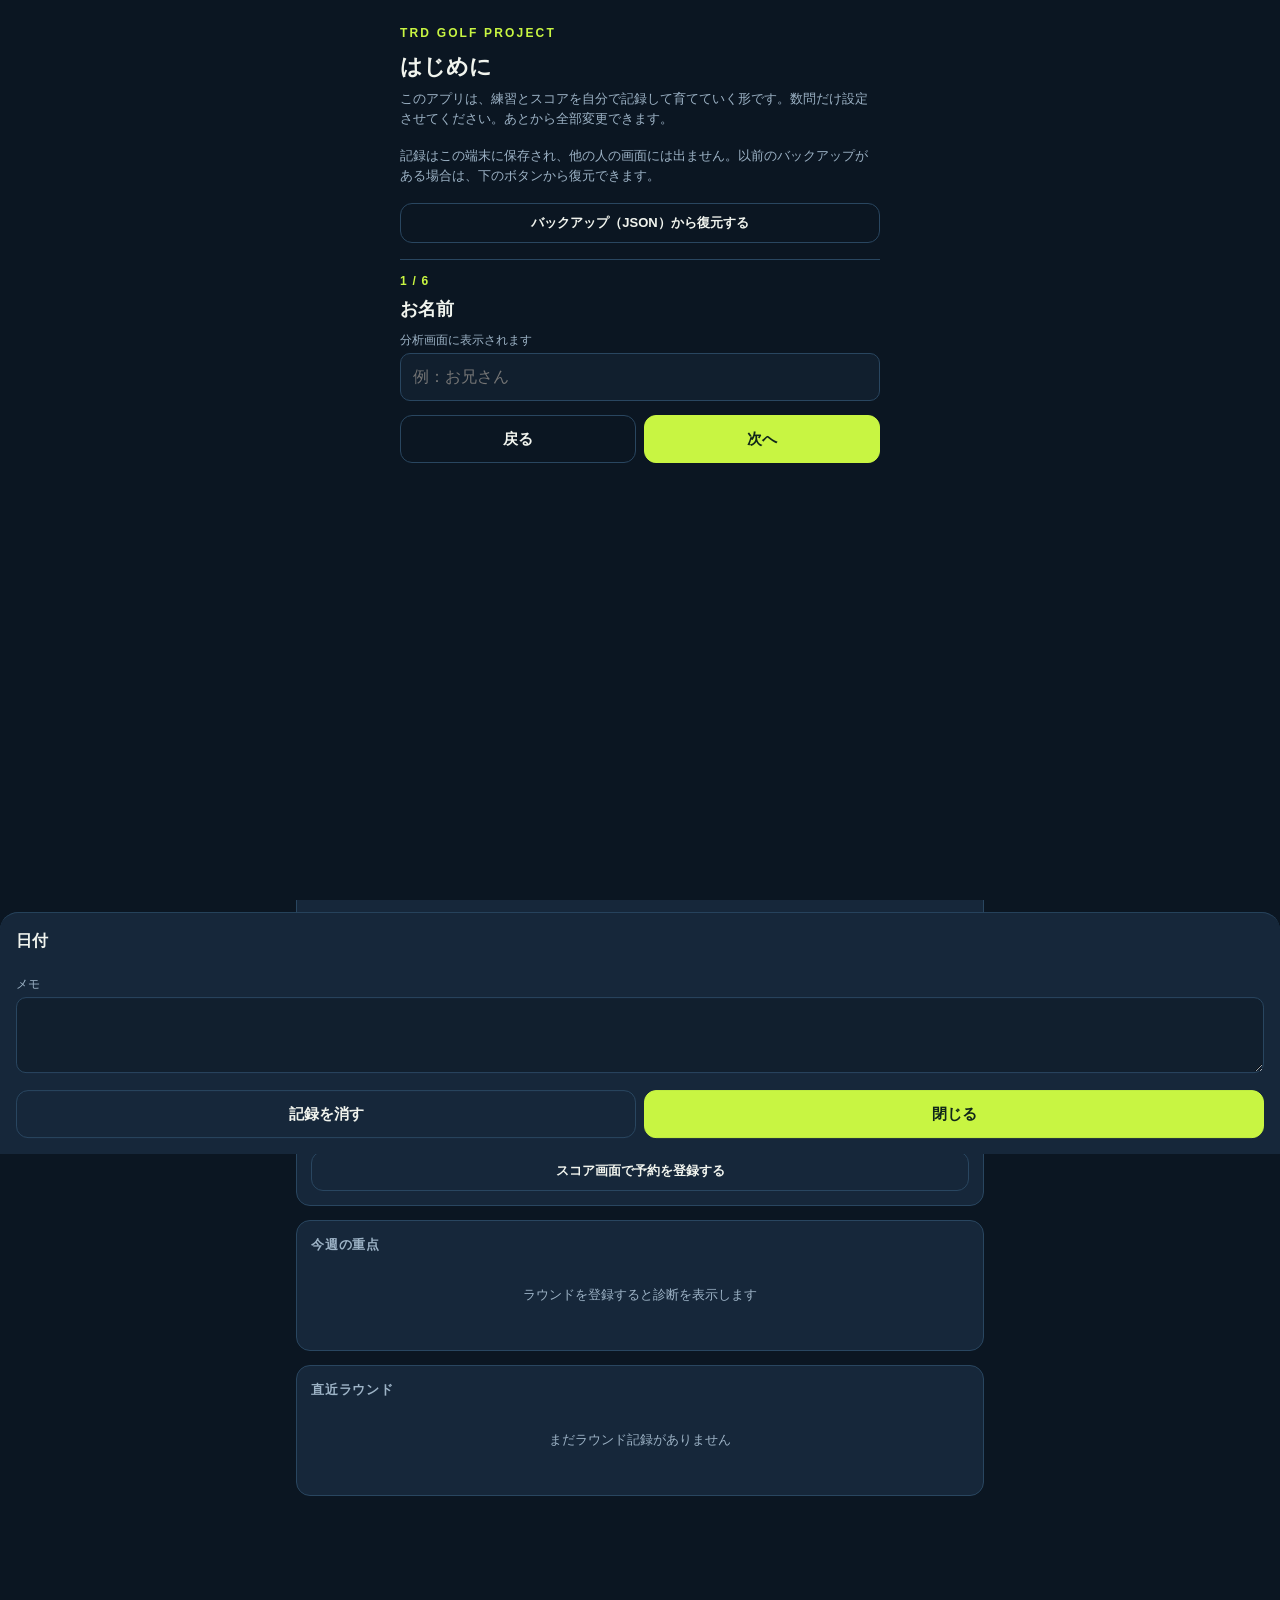
<file: golf/index.html>
<!DOCTYPE html>
<html lang="ja">
  <head>
    <meta charset="UTF-8" />
    <meta
      name="viewport"
      content="width=device-width, initial-scale=1, viewport-fit=cover, maximum-scale=5"
    />
    <title>TRD GOLF PROJECT</title>
    <meta name="description" content="80台前半を、特別ではなく日常へ。練習継続・番手別キャリー・スコア管理を1つで。" />
    <meta name="theme-color" content="#0b1622" />
    <meta name="color-scheme" content="dark" />
    <meta name="robots" content="noindex" />

    <!-- iPhoneのホーム画面からアプリ風に起動する -->
    <meta name="apple-mobile-web-app-capable" content="yes" />
    <meta name="mobile-web-app-capable" content="yes" />
    <meta name="apple-mobile-web-app-status-bar-style" content="black-translucent" />
    <meta name="apple-mobile-web-app-title" content="TRD GOLF" />
    <link rel="apple-touch-icon" href="./icons/icon-180.png" />
    <link rel="icon" href="./icons/icon-192.png" />
    <link rel="manifest" href="./manifest.webmanifest" />
    <link rel="stylesheet" href="./css/style.css" />

    <!--
      読み込みに失敗したとき、無言で止まらずに理由を画面に出す。
      module より先に実行したいので、通常スクリプトで先頭に置く。
    -->
    <script>
      (function () {
        // 自分のスクリプト以外で起きたエラーは表示しない。
        // Safariの拡張機能や外部スクリプトのエラーは、ファイル名が空の
        // 「Script error.」として届くため、これを除外する。
        function isOurs(filename) {
          if (!filename) return false;
          return filename.indexOf(location.origin) === 0 || filename.charAt(0) === '/';
        }

        function showError(text) {
          var box = document.getElementById('boot-error');
          if (!box) {
            box = document.createElement('div');
            box.id = 'boot-error';
            box.setAttribute('role', 'alert');
            box.style.cssText =
              'position:fixed;left:0;right:0;top:0;z-index:999;background:#7a2a22;color:#ffe9e5;' +
              'font:13px/1.5 -apple-system,sans-serif;padding:12px 40px 12px 14px;white-space:pre-wrap;' +
              'word-break:break-word';
            var close = document.createElement('button');
            close.textContent = '×';
            close.setAttribute('aria-label', '閉じる');
            close.style.cssText =
              'position:absolute;top:6px;right:8px;width:32px;height:32px;border:none;background:none;' +
              'color:#ffe9e5;font-size:22px;line-height:1';
            close.onclick = function () {
              box.remove();
            };
            var text_ = document.createElement('span');
            text_.id = 'boot-error-text';
            box.appendChild(text_);
            box.appendChild(close);
            (document.body || document.documentElement).appendChild(box);
          }
          document.getElementById('boot-error-text').textContent =
            'アプリの読み込みでエラーが起きました。この文をそのまま送ってください。\n' + text;
        }

        window.addEventListener(
          'error',
          function (e) {
            if (e.target && e.target.tagName === 'SCRIPT') {
              var src = e.target.src || '';
              // 自分のスクリプトが読めなかったときだけ知らせる
              if (isOurs(src)) showError('スクリプトを読み込めません: ' + src);
              return;
            }
            if (!e.message) return;
            // 詳細が伏せられた外部エラーは無視する（アプリの動作には影響しない）
            if (!isOurs(e.filename)) return;
            showError(e.message + ' @ ' + e.filename + ':' + (e.lineno || ''));
          },
          true
        );

        window.addEventListener('unhandledrejection', function (e) {
          var reason = e.reason && e.reason.message ? e.reason.message : String(e.reason || '');
          // 外部サービス（クラウド同期）への接続失敗は画面側で案内しているので出さない
          if (!reason || reason.indexOf('Failed to fetch') >= 0 || reason.indexOf('NetworkError') >= 0) return;
          if (window.__trdGolfReady) return;
          showError('処理エラー: ' + reason);
        });

        // 起動できたかを確認する。app.js が動けば window.__trdGolfReady が立つ。
        window.addEventListener('load', function () {
          setTimeout(function () {
            if (!window.__trdGolfReady) {
              showError(
                '画面の初期化が完了しませんでした（対応していないブラウザの可能性があります）。\niOSのバージョンを設定＞一般＞情報でご確認ください。'
              );
            }
          }, 2500);
        });
      })();
    </script>
  </head>
  <body>
    <header class="app-header">
      <h1 class="app-title">TRD GOLF <span>PROJECT</span></h1>
      <p class="app-tagline">80台前半を、特別ではなく日常へ。</p>
    </header>

    <main>
      <!-- ================= ホーム ================= -->
      <div class="view" id="view-home">
        <div class="hero">
          <p class="hero-label">PROJECT DAY</p>
          <p class="hero-day" id="home-day">001</p>
          <p class="hero-sub" id="home-start">開始日 —</p>
          <div class="stat-grid">
            <div class="stat">
              <span class="stat-value" id="home-done">0</span>
              <span class="stat-label">実施日</span>
            </div>
            <div class="stat">
              <span class="stat-value" id="home-missed">0</span>
              <span class="stat-label">未実施日</span>
            </div>
            <div class="stat">
              <span class="stat-value accent" id="home-rate">—</span>
              <span class="stat-label">達成率</span>
            </div>
          </div>
        </div>

        <section class="card">
          <p class="card-title"><span id="home-today-label">今日のメニュー</span></p>
          <div class="menu-head">
            <div class="menu-day" id="home-weekday">日</div>
            <div>
              <p class="menu-title" id="home-menu-title">—</p>
              <p class="menu-meta" id="home-menu-meta">—</p>
            </div>
          </div>
          <ul class="steps" id="home-steps"></ul>
          <p class="section-note" id="home-menu-note"></p>
        </section>

        <section class="card">
          <p class="card-title">今日の記録</p>
          <div class="btn-row" id="home-status"></div>
          <p class="saved-state" id="home-status-state">まだ記録していません</p>
          <p class="inline-note" id="home-status-note">一部でも実施できた日は「一部だけ実施」で記録します。実施日として数えます。</p>
          <details class="group" id="home-memo-group" style="margin-top: 10px">
            <summary id="home-memo-summary">メモ・疲労度・痛みを追加する</summary>
            <div class="group-body">
              <div class="field">
                <label for="home-fatigue">疲労度（1:軽い 〜 5:重い）</label>
                <select id="home-fatigue">
                  <option value="">未入力</option>
                  <option value="1">1</option>
                  <option value="2">2</option>
                  <option value="3">3</option>
                  <option value="4">4</option>
                  <option value="5">5</option>
                </select>
              </div>
              <div class="field">
                <label for="home-pain">痛み</label>
                <select id="home-pain">
                  <option value="none">なし</option>
                  <option value="back">腰</option>
                  <option value="knee">膝</option>
                  <option value="shoulder">肩</option>
                  <option value="elbow">肘</option>
                </select>
              </div>
              <div class="field">
                <label for="home-memo">メモ</label>
                <textarea id="home-memo" placeholder="良かった感覚・気づき"></textarea>
              </div>
              <button class="btn-primary" id="home-memo-save">メモを保存</button>
              <p class="saved-state" id="home-memo-state"></p>
              <div id="home-memo-feedback"></div>
            </div>
          </details>
        </section>

        <section class="card" id="home-consult-card">
          <p class="card-title">相談する</p>
          <p class="section-note" style="margin-top: 0">
            自分の記録をもとに答えます。数字の意味が分からないとき、何をすればいいか迷ったときに使ってください。
            分析タブでAPIキーを登録すると、思ったままの文章で質問できるようになります。
          </p>
          <button class="btn-primary" id="open-consult" style="width: 100%; margin-top: 10px">
            相談をひらく
          </button>
        </section>

        <section class="card" id="home-booking-card">
          <p class="card-title">次のラウンド</p>
          <div id="home-booking"></div>
        </section>

        <section class="card" id="home-advice-card">
          <p class="card-title">今週の重点</p>
          <div id="home-advice"></div>
        </section>

        <section class="card">
          <p class="card-title">直近ラウンド</p>
          <div id="home-last-round"></div>
        </section>
      </div>

      <!-- ================= 記録（カレンダー） ================= -->
      <div class="view" id="view-calendar" hidden>
        <section class="card">
          <div class="cal-nav">
            <button id="cal-prev" aria-label="前の月">‹</button>
            <span class="cal-month" id="cal-month">—</span>
            <button id="cal-next" aria-label="次の月">›</button>
          </div>
          <div class="cal-grid" id="cal-grid"></div>
          <div class="legend">
            <span><b>◎</b> 完了</span>
            <span><b>△</b> 一部</span>
            <span><b>休</b> 休養</span>
            <span><b>×</b> 未実施</span>
            <span>枠なし＝記録なし</span>
          </div>
          <p class="section-note">過去日をタップすると記録を修正できます。未来日は入力できません。</p>
        </section>

        <section class="card">
          <p class="card-title">この月の集計</p>
          <div class="stat-grid">
            <div class="stat">
              <span class="stat-value" id="cal-done">0</span>
              <span class="stat-label">実施日</span>
            </div>
            <div class="stat">
              <span class="stat-value" id="cal-missed">0</span>
              <span class="stat-label">未実施日</span>
            </div>
            <div class="stat">
              <span class="stat-value accent" id="cal-rate">—</span>
              <span class="stat-label">達成率</span>
            </div>
          </div>
          <p class="section-note">月曜（完全休養）は達成率の分母に含めません。</p>
        </section>

        <section class="card">
          <p class="card-title">
            <span>最近のメモ</span>
            <span class="chip" id="memo-count">0件</span>
          </p>
          <div id="memo-list"></div>
        </section>

        <section class="card">
          <p class="card-title">プロジェクト設定</p>
          <div class="field">
            <label for="set-start">プロジェクト開始日</label>
            <input type="date" id="set-start" />
          </div>
          <div class="field-row">
            <div class="field">
              <label for="set-target">目標スコア</label>
              <input type="number" id="set-target" inputmode="numeric" min="60" max="120" />
            </div>
            <div class="field">
              <label for="set-first">第1段階の平均</label>
              <input type="number" id="set-first" inputmode="numeric" min="60" max="120" />
            </div>
          </div>
          <button class="btn-primary" id="set-save">設定を保存</button>
          <p class="saved-state" id="set-saved-state"></p>
        </section>
      </div>

      <!-- ================= 練習 ================= -->
      <div class="view" id="view-practice" hidden>
        <section class="card">
          <p class="card-title">打ちっぱなし記録</p>
          <div class="field">
            <label for="rng-date">日付</label>
            <input type="date" id="rng-date" />
          </div>
          <p class="section-note" id="rng-menu-note"></p>
          <details class="group" open>
            <summary>7番アイアン（基準20球）</summary>
            <div class="group-body" id="rng-seven"></div>
          </details>
          <details class="group">
            <summary>ドライバー（10球・次打可能率）</summary>
            <div class="group-body" id="rng-driver"></div>
          </details>
          <details class="group">
            <summary>仮想グリーン攻略（10球）</summary>
            <div class="group-body" id="rng-green"></div>
          </details>
          <div class="field">
            <label for="rng-cue">今日効いたスイングの合図</label>
            <input type="text" id="rng-cue" placeholder="例：切り返しで右へ押し込む" />
          </div>
          <button class="btn-primary" id="rng-save">この日の練習を保存</button>
          <p class="inline-note" id="rng-saved-note"></p>
        </section>

        <section class="card">
          <p class="card-title">日曜の80球メニュー</p>
          <ul class="steps" id="sunday-drill"></ul>
        </section>

        <section class="card">
          <p class="card-title">番手別キャリー</p>
          <div class="carry-row carry-head">
            <span>番手</span><span style="text-align: right">基準(yd)</span><span style="text-align: right">安全(yd)</span>
          </div>
          <div id="carry-table"></div>
          <button class="btn-primary" id="carry-save" style="margin-top: 10px">キャリーを保存</button>
          <p class="saved-state" id="carry-saved-state"></p>
          <p class="section-note">
            番手選択は「基準」ではなく「安全」で決めると手前のミスが減ります。7Iは実測135〜140ydを前提にしています。
          </p>
        </section>

        <section class="card">
          <p class="card-title">直近4回の練習サマリ</p>
          <div id="range-summary"></div>
        </section>
      </div>

      <!-- ================= スコア ================= -->
      <div class="view" id="view-score" hidden>
        <section class="card">
          <p class="card-title">スコアを登録</p>
          <div class="shot-import" id="shot-import">
            <button class="btn-primary" id="shot-pick" type="button" style="width: 100%">
              写真・スクショから読み取る
            </button>
            <input type="file" id="shot-file" accept="image/*" hidden />
            <p class="section-note" id="shot-note" style="margin-top: 8px">
              ラウンド後のカートの画面やスコアカードを撮ると、数字を読み取ってこの下の欄に入れます。
              保存する前に必ず自分で確認してください。
            </p>
            <div id="shot-result"></div>
          </div>
          <details class="group" id="score-form-group">
            <summary id="score-form-summary">＋ 新しいラウンドを登録する</summary>
            <div class="group-body">
              <input type="hidden" id="sc-id" />
              <div class="field">
                <label for="sc-date">日付 <span style="color: var(--lime)">必須</span></label>
                <input type="date" id="sc-date" />
              </div>
              <div class="field">
                <label for="sc-course">ゴルフ場 <span style="color: var(--lime)">必須</span></label>
                <select id="sc-course"></select>
                <p class="inline-note" id="sc-course-note"></p>
              </div>
              <div class="field-row">
                <div class="field">
                  <label for="sc-tee">使用ティー</label>
                  <select id="sc-tee">
                    <option value="レギュラー">レギュラー</option>
                    <option value="フロント">フロント</option>
                    <option value="バック">バック</option>
                    <option value="レディース">レディース</option>
                  </select>
                </div>
                <div class="field">
                  <label for="sc-holes">ホール数</label>
                  <select id="sc-holes">
                    <option value="18">18ホール</option>
                    <option value="9">9ホール（ハーフ）</option>
                  </select>
                </div>
              </div>
              <div class="field-row-3">
                <div class="field">
                  <label for="sc-out">OUT</label>
                  <input type="number" id="sc-out" inputmode="numeric" min="25" max="80" />
                </div>
                <div class="field">
                  <label for="sc-in">IN</label>
                  <input type="number" id="sc-in" inputmode="numeric" min="25" max="80" />
                </div>
                <div class="field">
                  <label for="sc-total">合計 <span style="color: var(--lime)">必須</span></label>
                  <input type="number" id="sc-total" inputmode="numeric" min="50" max="160" />
                </div>
              </div>
              <div class="field-row">
                <div class="field">
                  <label for="sc-putts">パット数</label>
                  <input type="number" id="sc-putts" inputmode="numeric" min="10" max="60" />
                </div>
                <div class="field">
                  <label for="sc-gir">パーオン数（/18）</label>
                  <input type="number" id="sc-gir" inputmode="numeric" min="0" max="18" />
                </div>
              </div>
              <div class="field-row">
                <div class="field">
                  <label for="sc-bogey">ボギーオン以内（/18）</label>
                  <input type="number" id="sc-bogey" inputmode="numeric" min="0" max="18" />
                </div>
                <div class="field">
                  <label for="sc-pen">OB・1ペナ数</label>
                  <input type="number" id="sc-pen" inputmode="numeric" min="0" max="20" />
                </div>
              </div>

              <details class="group">
                <summary>パット・グリーン周りの内訳</summary>
                <div class="group-body">
                  <div class="field-row">
                    <div class="field">
                      <label for="sc-3putt">3パット数</label>
                      <input type="number" id="sc-3putt" inputmode="numeric" min="0" max="18" />
                    </div>
                    <div class="field">
                      <label for="sc-3putt-gir">パーオン後の3パット</label>
                      <input type="number" id="sc-3putt-gir" inputmode="numeric" min="0" max="18" />
                    </div>
                  </div>
                  <div class="field-row">
                    <div class="field">
                      <label for="sc-shortside">ショートサイドへ外した回数</label>
                      <input type="number" id="sc-shortside" inputmode="numeric" min="0" max="18" />
                    </div>
                    <div class="field">
                      <label for="sc-carryshort">キャリー不足回数</label>
                      <input type="number" id="sc-carryshort" inputmode="numeric" min="0" max="18" />
                    </div>
                  </div>
                  <div class="field-row">
                    <div class="field">
                      <label for="sc-strategy">判断ミス回数</label>
                      <input type="number" id="sc-strategy" inputmode="numeric" min="0" max="18" />
                    </div>
                    <div class="field">
                      <label for="sc-triple">トリプル以上のホール数</label>
                      <input type="number" id="sc-triple" inputmode="numeric" min="0" max="18" />
                    </div>
                  </div>
                </div>
              </details>

              <details class="group">
                <summary>感覚と次回の課題</summary>
                <div class="group-body">
                  <div class="field">
                    <label for="sc-feel">今日もっとも良かった感覚</label>
                    <textarea id="sc-feel" placeholder="例：7Iでハンドファーストのまま打てた"></textarea>
                  </div>
                  <div class="field">
                    <label for="sc-next">次回の課題</label>
                    <textarea id="sc-next" placeholder="例：10m以上のファーストパットを1mに寄せる"></textarea>
                  </div>
                </div>
              </details>

              <div class="btn-row">
                <button class="btn-ghost" id="sc-cancel">クリア</button>
                <button class="btn-primary" id="sc-save">保存する</button>
              </div>
            </div>
          </details>
        </section>

        <section class="card">
          <p class="card-title">
            <span>ラウンド一覧</span>
            <span class="chip" id="score-count">0件</span>
          </p>
          <div id="score-list"></div>
        </section>

        <section class="card">
          <p class="card-title">次のラウンドの予約</p>
          <div id="bk-analysis"></div>
          <details class="group" id="booking-form-group">
            <summary id="booking-form-summary">予約を登録・変更する</summary>
            <div class="group-body">
              <div class="field-row">
                <div class="field">
                  <label for="bk-date">日付</label>
                  <input type="date" id="bk-date" />
                </div>
                <div class="field">
                  <label for="bk-tee">使用ティー</label>
                  <select id="bk-tee">
                    <option value="レギュラー">レギュラー</option>
                    <option value="フロント">フロント</option>
                    <option value="バック">バック</option>
                  </select>
                </div>
              </div>
              <div class="field">
                <label for="bk-course">ゴルフ場</label>
                <select id="bk-course"></select>
              </div>
              <div class="btn-row">
                <button class="btn-ghost" id="bk-delete">予約を取り消す</button>
                <button class="btn-primary" id="bk-save">予約を保存</button>
              </div>
            </div>
          </details>
        </section>

        <section class="card" id="course-section">
          <p class="card-title">ゴルフ場（コースレート）</p>
          <p class="section-note" style="margin-top: 0">
            コースレートは<strong>ご自身で登録</strong>します（アプリが自動で取得することはありません）。
            よく行く3〜4コースだけ入れれば、難易度を補正した比較ができるようになります。
          </p>
          <div id="course-list-view"></div>
          <details class="group" id="course-form-group" style="margin-top: 10px">
            <summary id="course-form-summary">＋ ゴルフ場を追加する</summary>
            <div class="group-body">
              <input type="hidden" id="co-id" />
              <div class="field">
                <label for="co-name">ゴルフ場名 <span style="color: var(--lime)">必須</span></label>
                <input type="text" id="co-name" placeholder="例：取手国際ゴルフ倶楽部" />
              </div>
              <div class="field-row">
                <div class="field">
                  <label for="co-tee">使用ティー</label>
                  <select id="co-tee">
                    <option value="レギュラー">レギュラー</option>
                    <option value="フロント">フロント</option>
                    <option value="バック">バック</option>
                  </select>
                </div>
                <div class="field">
                  <label for="co-par">パー</label>
                  <input type="number" id="co-par" inputmode="numeric" min="60" max="80" />
                </div>
              </div>
              <div class="field-row">
                <div class="field">
                  <label for="co-rate">コースレート</label>
                  <input type="number" id="co-rate" inputmode="decimal" step="0.1" min="55" max="80" />
                </div>
                <div class="field">
                  <label for="co-slope">スロープレーティング</label>
                  <input type="number" id="co-slope" inputmode="numeric" min="55" max="155" />
                </div>
              </div>
              <p class="section-note" style="margin-top: 0">
                値の調べ方：スコアカードの裏面、倶楽部の公式サイトの「コース概要」、楽天GORAのコース詳細ページのいずれかに、
                ティーごとの数値（例：レギュラー 70.2 / スロープ 124）が載っています。
                スロープが見つからない場合はコースレートだけでも構いません（113として計算します）。
                分からなければ空欄のままで問題ありません。難易度の補正が入らないだけで、他の機能は使えます。
              </p>
              <div class="field">
                <label for="co-yards">全長（yd）</label>
                <input type="number" id="co-yards" inputmode="numeric" min="3000" max="8000" />
              </div>
              <label class="step" style="margin-bottom: 10px">
                <input type="checkbox" id="co-verified" />
                <span>スコアカードで確認済み</span>
              </label>
              <div class="field">
                <label for="co-memo">コースのメモ（グリーン・砲台・危険地帯）</label>
                <textarea id="co-memo" placeholder="例：2グリーンで奥はOB。10番以降は左が池。"></textarea>
              </div>
              <div class="btn-row">
                <button class="btn-ghost" id="co-cancel">クリア</button>
                <button class="btn-primary" id="co-save">保存する</button>
              </div>
            </div>
          </details>
        </section>
      </div>

      <!-- ================= 分析 ================= -->
      <div class="view" id="view-analysis" hidden>
        <section class="card">
          <p class="card-title">現在地（コースレート基準）</p>
          <div class="kpi-grid" id="an-rating-kpi"></div>
          <p class="section-note" id="an-rating-note"></p>
        </section>

        <section class="card" id="an-findings-card">
          <p class="card-title">診断（直近5ラウンド）</p>
          <div id="an-findings"></div>
        </section>

        <section class="card" id="an-watch-card">
          <p class="card-title">気になるポイント</p>
          <div id="an-watch"></div>
        </section>

        <section class="card" id="an-plan-card">
          <p class="card-title">練習プランの変更案</p>
          <div id="an-plan"></div>
        </section>

        <section class="card" id="an-data-card">
          <p class="card-title">次に取りたいデータ</p>
          <p class="section-note" style="margin-top: 0">
            診断で判別できなかった点を確定させるための計測です。取れた項目はチェックすると、次の診断で「取得済み」として扱います。
          </p>
          <div id="an-data-requests"></div>
        </section>

        <section class="card">
          <p class="card-title">ゴルフ場別の成績</p>
          <div id="an-course-stats"></div>
        </section>

        <section class="card">
          <p class="card-title">数値の詳細</p>
          <details class="group">
            <summary>スコアと推移</summary>
            <div class="group-body">
              <div class="kpi-grid" id="an-score-kpi"></div>
              <div id="chart-score"></div>
              <div class="chart-legend">
                <span><i style="background: #c8f542"></i>スコア</span>
                <span><i style="background: #59c2f5"></i>3ラウンド移動平均</span>
              </div>
            </div>
          </details>

          <details class="group">
            <summary>グリーンとパット</summary>
            <div class="group-body">
              <div class="kpi-grid" id="an-green-kpi"></div>
              <div id="chart-gir"></div>
              <div class="chart-legend">
                <span><i style="background: #c8f542"></i>パーオン率(%)</span>
                <span><i style="background: #59c2f5"></i>3ラウンド移動平均</span>
              </div>
              <p class="section-note">
                パット数の増加は、パーオンが増えてロングパットが残った結果でも起こります。パット数だけで良し悪しを判断しません。
              </p>
            </div>
          </details>

          <details class="group">
            <summary>ミスの内訳（1ラウンド平均）</summary>
            <div class="group-body">
              <div class="kpi-grid" id="an-miss-kpi"></div>
              <p class="section-note">
                楽天GORAでFWキープ率0%が続く箇所とOBがほぼ0の箇所は未入力の可能性があるため、ペナルティは参考値として扱います。
              </p>
            </div>
          </details>

          <details class="group">
            <summary>練習量との関係</summary>
            <div class="group-body">
              <div class="kpi-grid" id="an-practice-kpi"></div>
              <div id="an-practice-score"></div>
            </div>
          </details>
        </section>

        <section class="card">
          <p class="card-title">クラウド同期（Googleログイン）</p>
          <div id="cloud-status"></div>
          <div id="cloud-actions"></div>
          <details class="group" id="cloud-setup-group" style="margin-top: 10px">
            <summary>クラウド設定を貼り付ける</summary>
            <div class="group-body">
              <p class="section-note" style="margin-top: 0">
                Firebaseコンソールで作ったウェブアプリの構成（apiKey などが並んだもの）を、そのまま貼り付けて保存します。
                この値は公開しても問題のない識別子で、データの保護はサーバー側のルールで行います。
              </p>
              <div class="field">
                <label for="cloud-config">Firebaseの構成</label>
                <textarea id="cloud-config" rows="6" placeholder='{ "apiKey": "...", "authDomain": "...", "projectId": "...", "appId": "..." }'></textarea>
              </div>
              <div class="btn-row">
                <button class="btn-ghost" id="cloud-config-clear">設定を消す</button>
                <button class="btn-primary" id="cloud-config-save">保存して接続</button>
              </div>
            </div>
          </details>
        </section>

        <section class="card">
          <p class="card-title">AIに相談する設定</p>
          <div id="ai-status"></div>
          <details class="group" id="ai-setup-group" style="margin-top: 10px">
            <summary>APIキーを登録する</summary>
            <div class="group-body">
              <p class="section-note" style="margin-top: 0">
                登録すると、相談画面で自由に文章を書いて質問できるようになります。未登録のままでも、選択式の質問には
                これまでどおり答えます（こちらは通信しません）。
              </p>
              <div class="field">
                <label for="ai-provider">どこのAIを使うか</label>
                <select id="ai-provider"></select>
              </div>
              <p class="section-note" id="ai-provider-note"></p>
              <div class="field">
                <label for="ai-key">APIキー</label>
                <input type="password" id="ai-key" placeholder="sk-..." autocomplete="off" />
              </div>
              <div class="field">
                <label for="ai-model">使うモデル</label>
                <select id="ai-model"></select>
              </div>
              <p class="section-note">
                キーはこの端末にだけ保存され、クラウド同期には載せません。他人に見せないでください。
                質問するたびに、その時点の記録の要約（スコア・練習・メモ）がそのAIへ送られます。
              </p>
              <div class="btn-row">
                <button class="btn-ghost" id="ai-key-clear" type="button">キーを消す</button>
                <button class="btn-primary" id="ai-key-save" type="button">保存する</button>
              </div>
            </div>
          </details>
        </section>

        <section class="card">
          <p class="card-title">利用者</p>
          <div id="profile-status"></div>
          <div class="field" style="margin-top: 12px">
            <label for="card-name">スコアカードに出る名前</label>
            <input type="text" id="card-name" placeholder="例：寺戸" autocomplete="off" />
            <p class="inline-note">
              写真からスコアを読み取るとき、同伴者の中から自分の列を選ぶのに使います。カートの画面に出る表記のまま入れてください。
            </p>
          </div>
          <label class="focus-option" style="margin-top: 12px">
            <input type="checkbox" id="advice-toggle" />
            <span>診断とアドバイスを表示する</span>
          </label>
          <p class="section-note" style="margin-top: 0">
            オフにすると、診断・気になるポイント・練習プランの変更案・次に取りたいデータを表示せず、数値と推移だけになります。
            相談画面は自分から開いたときだけ使えます。
          </p>
          <button class="btn-ghost btn-small" id="profile-reset" style="width: 100%; margin-top: 10px">
            利用者を選び直す
          </button>
        </section>

        <section class="card">
          <p class="card-title">データ管理</p>
          <p class="section-note" style="margin-top: 0">
            入力データはこの端末のブラウザ内だけに保存されます。外部へ出るのは、クラウド同期を設定したときと、AIに相談したとき（記録の要約のみ）だけです。
            機種変更やブラウザ履歴の削除で消えるため、時々バックアップを取ってください。
          </p>
          <div class="btn-row" style="margin-top: 10px">
            <button id="data-export">JSONを書き出す</button>
            <button id="data-import-btn">JSONを読み込む</button>
          </div>
          <input type="file" id="data-import" accept="application/json,.json" hidden />
          <hr class="sep" />
          <button class="btn-danger btn-small" id="data-reset">この端末の入力データを消去する</button>
        </section>
      </div>
    </main>

    <nav class="tabbar" id="tabbar" aria-label="メインナビゲーション">
      <button class="tab" data-view="home" aria-current="page">
        <svg viewBox="0 0 24 24"><path d="M3 10.5 12 4l9 6.5V20a1 1 0 0 1-1 1h-5v-6H9v6H4a1 1 0 0 1-1-1z" /></svg>
        ホーム
      </button>
      <button class="tab" data-view="calendar">
        <svg viewBox="0 0 24 24"><rect x="3" y="5" width="18" height="16" rx="2" /><path d="M3 10h18M8 3v4M16 3v4" /></svg>
        記録
      </button>
      <button class="tab" data-view="practice">
        <svg viewBox="0 0 24 24"><path d="M6 21c2-6 6-10 12-13" /><circle cx="17" cy="6" r="3" /><path d="M4 21h8" /></svg>
        練習
      </button>
      <button class="tab" data-view="score">
        <svg viewBox="0 0 24 24"><path d="M6 3h9l4 4v14a1 1 0 0 1-1 1H6a1 1 0 0 1-1-1V4a1 1 0 0 1 1-1z" /><path d="M14 3v5h5M9 13h6M9 17h4" /></svg>
        スコア
      </button>
      <button class="tab" data-view="analysis">
        <svg viewBox="0 0 24 24"><path d="M4 20V10M10 20V4M16 20v-7M22 20H2" /></svg>
        分析
      </button>
    </nav>

    <div class="sheet-backdrop" id="sheet-backdrop"></div>
    <div class="sheet" id="sheet" role="dialog" aria-modal="true" aria-labelledby="sheet-title">
      <h2 id="sheet-title">日付</h2>
      <div class="btn-row" id="sheet-status"></div>
      <div class="field" style="margin-top: 10px">
        <label for="sheet-memo">メモ</label>
        <textarea id="sheet-memo"></textarea>
      </div>
      <div id="sheet-feedback"></div>
      <div class="btn-row">
        <button class="btn-ghost" id="sheet-clear">記録を消す</button>
        <button class="btn-primary" id="sheet-close">閉じる</button>
      </div>
    </div>

    <!-- 相談画面 -->
    <div class="consult" id="consult" hidden>
      <div class="consult-header">
        <button class="consult-close" id="consult-close" aria-label="閉じる">×</button>
        <span class="consult-title">相談</span>
        <button class="consult-reset" id="consult-reset">最初から</button>
      </div>
      <div class="consult-log" id="consult-log"></div>
      <div class="consult-foot">
        <p class="consult-hint" id="consult-hint">聞きたいことを選んでください</p>
        <div class="consult-chips" id="consult-chips"></div>
        <form class="consult-composer" id="consult-composer" hidden>
          <textarea
            id="consult-input"
            rows="1"
            placeholder="聞きたいことを書いてください"
            enterkeyhint="send"
          ></textarea>
          <button class="consult-send" id="consult-send" type="submit" aria-label="送信">送信</button>
          <button class="consult-stop" id="consult-stop" type="button" hidden>止める</button>
        </form>
        <button class="btn-small" id="consult-copy" style="width: 100%; margin-top: 8px">
          この内容をコピー（ChatGPTなどに貼る用）
        </button>
      </div>
    </div>

    <!-- 初回起動：誰のデータとして使うかを選ぶ -->
    <div class="setup" id="setup" hidden>
      <div class="setup-inner">
        <p class="hero-label">TRD GOLF PROJECT</p>
        <h2 class="setup-title">はじめに</h2>
        <p class="setup-note">
          このアプリは、練習とスコアを自分で記録して育てていく形です。数問だけ設定させてください。あとから全部変更できます。
        </p>
        <p class="setup-note">
          記録はこの端末に保存され、他の人の画面には出ません。以前のバックアップがある場合は、下のボタンから復元できます。
        </p>
        <button class="btn-ghost btn-small" id="setup-restore" style="width: 100%; margin-bottom: 4px">
          バックアップ（JSON）から復元する
        </button>
        <input type="file" id="setup-restore-file" accept="application/json,.json" hidden />

        <div id="setup-wizard">
          <hr class="sep" />
          <p class="setup-step" id="setup-step-label">1 / 4</p>

          <div class="setup-page" id="setup-page-1">
            <h3 class="setup-heading">お名前</h3>
            <div class="field">
              <label for="setup-name">分析画面に表示されます</label>
              <input type="text" id="setup-name" placeholder="例：お兄さん" />
            </div>
          </div>

          <div class="setup-page" id="setup-page-2" hidden>
            <h3 class="setup-heading">スコアの目安</h3>
            <p class="setup-note">分からなければ空欄のままで大丈夫です。あとから変えられます。</p>
            <div class="field-row">
              <div class="field">
                <label for="setup-current">今の平均スコア</label>
                <input type="number" id="setup-current" inputmode="numeric" min="60" max="160" placeholder="例：100" />
              </div>
              <div class="field">
                <label for="setup-target">目標スコア</label>
                <input type="number" id="setup-target" inputmode="numeric" min="60" max="160" placeholder="例：90" />
              </div>
            </div>
          </div>

          <div class="setup-page" id="setup-page-3" hidden>
            <h3 class="setup-heading">練習できる曜日</h3>
            <p class="setup-note">選ばなかった曜日は休養日になり、達成率の計算に入りません。</p>
            <div class="weekday-picker" id="setup-days"></div>
            <div class="field-row" style="margin-top: 12px">
              <div class="field">
                <label for="setup-minutes">1回の時間</label>
                <select id="setup-minutes">
                  <option value="10">10分</option>
                  <option value="15" selected>15分</option>
                  <option value="20">20分</option>
                  <option value="30">30分</option>
                </select>
              </div>
              <div class="field">
                <label for="setup-range">打ちっぱなしに行く日</label>
                <select id="setup-range">
                  <option value="">行かない・不定期</option>
                  <option value="0">日曜</option>
                  <option value="1">月曜</option>
                  <option value="2">火曜</option>
                  <option value="3">水曜</option>
                  <option value="4">木曜</option>
                  <option value="5">金曜</option>
                  <option value="6">土曜</option>
                </select>
              </div>
            </div>
          </div>

          <div class="setup-page" id="setup-page-4" hidden>
            <h3 class="setup-heading">今の課題</h3>
            <p class="setup-note">当てはまるものを選びます（複数可）。練習メニューの中身が変わります。</p>
            <div id="setup-focus"></div>
          </div>

          <div class="setup-page" id="setup-page-5" hidden>
            <h3 class="setup-heading">アドバイスの表示</h3>
            <p class="setup-note">
              記録した数値をもとに、改善点や練習メニューの変更案を出す機能です。数値だけを見たい場合はオフにできます。あとから変更できます。
            </p>
            <button class="setup-choice" id="setup-advice-on">
              <span class="setup-choice-title">アドバイスを受け取る</span>
              <span class="setup-choice-desc">
                診断・気になるポイント・練習プランの変更案・次に取りたいデータを表示します。
              </span>
            </button>
            <button class="setup-choice" id="setup-advice-off">
              <span class="setup-choice-title">数値だけ見る</span>
              <span class="setup-choice-desc">
                スコアと練習の記録・グラフだけを表示します。相談画面は自分から開いたときだけ使えます。
              </span>
            </button>
          </div>

          <div class="setup-page" id="setup-page-6" hidden>
            <h3 class="setup-heading">この内容で始めます</h3>
            <div id="setup-summary"></div>
            <p class="setup-note">週間メニューは、あとから分析画面の診断に応じて変更できます。</p>
          </div>

          <div class="btn-row" style="margin-top: 14px">
            <button class="btn-ghost" id="setup-back">戻る</button>
            <button class="btn-primary" id="setup-next">次へ</button>
          </div>
        </div>
      </div>
    </div>

    <div class="toast" id="toast" role="status" aria-live="polite"></div>

    <script type="module" src="./js/app.js"></script>
    <script>
      // オフラインでも起動できるようにする（PWA）
      if ('serviceWorker' in navigator && location.protocol.startsWith('http')) {
        window.addEventListener('load', () => {
          navigator.serviceWorker.register('./sw.js').catch(() => {});
        });
      }
    </script>
  </body>
</html>
</file>
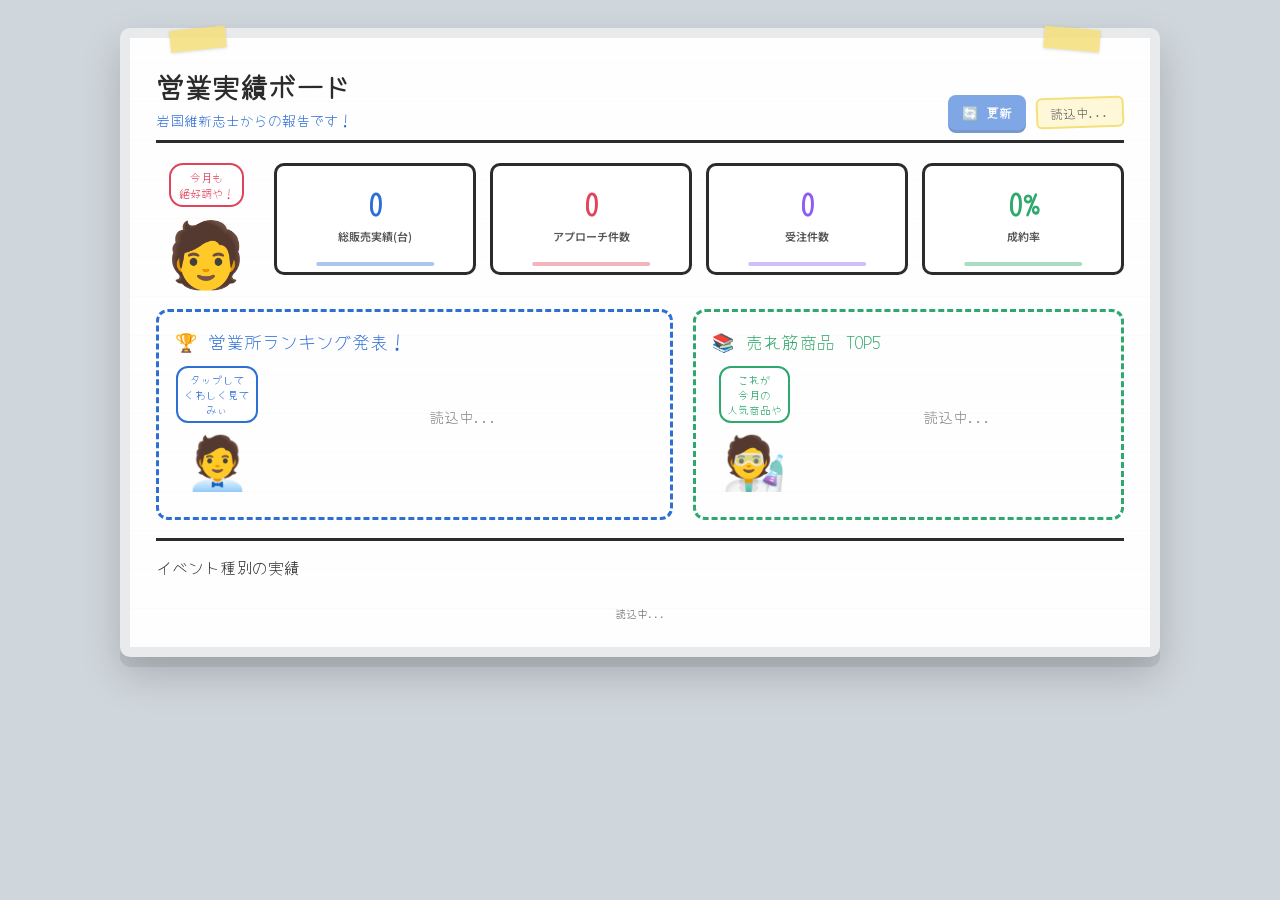
<file: dashboard.html>
<!DOCTYPE html>
<html lang="ja">
<head>
<meta charset="UTF-8">
<meta name="viewport" content="width=device-width, initial-scale=1.0">
<title>営業実績ボード - 岩国維新志士</title>
<link href="https://fonts.googleapis.com/css2?family=Yomogi&family=Noto+Sans+JP:wght@400;500;700;800&display=swap" rel="stylesheet">
<style>
  :root {
    --board: #fefefe; --line: #d8dde2;
    --marker-blue: #2e6fd6; --marker-red: #e0445a;
--marker-green: #2ea86c; --marker-black: #2b2b2b; --tape: #f4e07a; --marker-purple: #8b5cf6;
  }
  * { box-sizing: border-box; }
  body { margin: 0; font-family: 'Noto Sans JP', sans-serif; background: #cfd6dc; min-height: 100vh; padding: 28px 16px 60px; }
  .wrap { max-width: 1040px; margin: 0 auto; }
  .board {
    background: var(--board); border-radius: 10px;
    box-shadow: 0 10px 0 rgba(0,0,0,0.08), 0 18px 40px rgba(0,0,0,0.18);
    border: 10px solid #e8eaec; position: relative; padding: 28px 26px 26px;
    background-image: repeating-linear-gradient(0deg, transparent, transparent 38px, rgba(0,0,0,0.025) 39px);
  }
  .tape { position: absolute; width: 56px; height: 22px; background: var(--tape); opacity: 0.85; box-shadow: 0 1px 3px rgba(0,0,0,0.15); }
  .tape.t1 { top: -10px; left: 40px; transform: rotate(-6deg); }
  .tape.t2 { top: -10px; right: 50px; transform: rotate(5deg); }
  .board-header {
    display: flex; justify-content: space-between; align-items: flex-end;
    border-bottom: 3px solid var(--marker-black); padding-bottom: 10px; margin-bottom: 20px;
    font-family: 'Yomogi', cursive;
  }
  .board-header h1 { font-size: 28px; color: var(--marker-black); margin: 0; font-weight: 700; }
  .board-header .sub { font-size: 14px; color: var(--marker-blue); margin-top: 4px; }
  .header-right { display: flex; align-items: center; gap: 10px; }
  .refresh-btn {
    font-family: 'Yomogi', cursive; font-size: 13px; font-weight: 700;
    background: var(--marker-blue); color: #fff; border: none;
    border-radius: 8px; padding: 8px 14px; cursor: pointer;
    box-shadow: 0 3px 0 #1f56ad; transition: transform .1s, box-shadow .1s;
  }
  .refresh-btn:active { transform: translateY(2px); box-shadow: 0 1px 0 #1f56ad; }
  .refresh-btn:disabled { opacity: 0.6; cursor: default; }
  .refresh-btn.spinning { pointer-events: none; }
  .refresh-btn .ic { display: inline-block; }
  .refresh-btn.spinning .ic { animation: spin .8s linear infinite; }
  @keyframes spin { to { transform: rotate(360deg); } }
  .date-badge {
    font-size: 13px; color: #555; background: #fff8d8;
    border: 2px solid var(--tape); border-radius: 6px; padding: 4px 12px; transform: rotate(-2deg);
  }
  .kpi-section { display: flex; gap: 18px; margin-bottom: 28px; align-items: flex-start; }
  .kpi-char { flex: 0 0 100px; text-align: center; }
  .kpi-char img { width: 100%; max-width: 100px; }
  .kpi-char .speech {
    font-family: 'Yomogi', cursive; font-size: 11px; color: var(--marker-red);
    background: #fff; border: 2px solid var(--marker-red); border-radius: 14px;
    padding: 4px 8px; margin-bottom: 6px; position: relative; display: inline-block;
  }
.kpi-grid { flex: 1; display: grid; grid-template-columns: repeat(4, 1fr); gap: 14px; }
  .kpi-box { border: 3px solid var(--marker-black); border-radius: 10px; padding: 14px 10px; text-align: center; position: relative; background: #fff; }
  .kpi-box .num { font-family: 'Yomogi', cursive; font-size: 32px; font-weight: 700; }
  .kpi-box.blue .num { color: var(--marker-blue); }
  .kpi-box.red .num { color: var(--marker-red); }
  .kpi-box.green .num { color: var(--marker-green); }
  .kpi-box.purple .num { color: var(--marker-purple); }
  .kpi-box .lbl { font-size: 11px; color: #555; margin-top: 2px; font-weight: 600; }
  .underline { position: absolute; bottom: 6px; left: 50%; transform: translateX(-50%); width: 60%; height: 4px; border-radius: 2px; }
  .kpi-box.blue .underline { background: var(--marker-blue); opacity: 0.4; }
  .kpi-box.red .underline { background: var(--marker-red); opacity: 0.4; }
  .kpi-box.green .underline { background: var(--marker-green); opacity: 0.4; }
  .kpi-box.purple .underline { background: var(--marker-purple); opacity: 0.4; }
  .kpi-box { padding-bottom: 22px; }
    .kpi-goal { font-size: 10px; color: #888; margin-top: 6px; font-family: 'Yomogi', cursive; position: relative; z-index: 1; }
  .main-area { display: grid; grid-template-columns: 1.2fr 1fr; gap: 20px; }
  @media (max-width: 760px) {
    .main-area { grid-template-columns: 1fr; }
    .kpi-section { flex-direction: column; align-items: center; }
    .kpi-char { flex: none; }
    .kpi-grid { grid-template-columns: repeat(2, 1fr); width: 100%; }
  }
  .rank-section { border: 3px dashed var(--marker-blue); border-radius: 12px; padding: 16px; position: relative; }
  .rank-section .section-title { font-family: 'Yomogi', cursive; font-size: 18px; color: var(--marker-blue); margin: 0 0 12px; display: flex; align-items: center; gap: 8px; }
  .rank-with-char { display: flex; gap: 14px; }
  .rank-char-col { flex: 0 0 84px; text-align: center; }
  .rank-char-col img { width: 100%; max-width: 84px; }
  .rank-char-col .speech { font-family: 'Yomogi', cursive; font-size: 10.5px; color: var(--marker-blue); background: #fff; border: 2px solid var(--marker-blue); border-radius: 12px; padding: 4px 6px; margin-bottom: 6px; display: inline-block; }
  .rank-list { flex: 1; }
  .rr { display: flex; align-items: center; gap: 8px; padding: 6px 4px; border-bottom: 2px dotted #ddd; }
  .rr:last-child { border-bottom: none; }
  .rr .medal { width: 20px; text-align: center; font-size: 15px; }
  .rr .bname { flex: 0 0 42px; font-size: 13px; font-weight: 700; font-family: 'Yomogi', cursive; }
  .rr .bar-bg { flex: 1; height: 10px; background: #eee; border-radius: 5px; overflow: hidden; display: flex; }
.rr .bar-fill-approach { height: 100%; background: var(--marker-red); transition: width 1.3s cubic-bezier(.2,.9,.25,1); }
  .rr .bar-fill { height: 100%; border-radius: 5px; transition: width 1.3s cubic-bezier(.2,.9,.25,1); }
  .rr .val { width: auto; min-width: 52px; text-align: right; font-family: 'Yomogi', cursive; font-size: 12px; font-weight: 700; line-height: 1.5; }
  .rr .val .v-order { color: var(--marker-blue); }
  .rr .val .v-appr { color: var(--marker-red); }
  .data-section { border: 3px dashed var(--marker-green); border-radius: 12px; padding: 16px; }
  .data-section .section-title { font-family: 'Yomogi', cursive; font-size: 18px; color: var(--marker-green); margin: 0 0 12px; display: flex; align-items: center; gap: 8px; }
  .data-with-char { display: flex; gap: 14px; margin-bottom: 16px; }
  .data-char-col { flex: 0 0 84px; text-align: center; }
  .data-char-col img { width: 100%; max-width: 84px; }
  .data-char-col .speech { font-family: 'Yomogi', cursive; font-size: 10.5px; color: var(--marker-green); background: #fff; border: 2px solid var(--marker-green); border-radius: 12px; padding: 4px 6px; margin-bottom: 6px; display: inline-block; }
  .product-list { flex: 1; }
  .pr { display: flex; align-items: center; gap: 8px; padding: 6px 4px; border-bottom: 2px dotted #ddd; }
  .pr:last-child { border-bottom: none; }
  .pr .prank { width: 22px; height: 22px; border-radius: 50%; background: var(--marker-green); color: #fff; font-size: 12px; font-weight: 800; display: flex; align-items: center; justify-content: center; flex-shrink: 0; }
  .pr .pname { flex: 1; font-size: 13px; font-weight: 600; }
  .pr .pcount { font-family: 'Yomogi', cursive; font-size: 14px; font-weight: 700; color: var(--marker-green); }
  .event-section { margin-top: 18px; border-top: 3px solid var(--marker-black); padding-top: 14px; }
  .event-section .section-title { font-family: 'Yomogi', cursive; font-size: 16px; color: var(--marker-black); margin: 0 0 10px; }
  .event-grid { display: grid; grid-template-columns: repeat(3, 1fr); gap: 10px; }
  .ev-box { text-align: center; border: 2px solid #ddd; border-radius: 8px; padding: 10px; }
  .ev-box .icon { font-size: 20px; }
  .ev-box .name { font-size: 11px; color: #555; font-weight: 600; margin-top: 2px; }
  .ev-box .num { font-family: 'Yomogi', cursive; font-size: 22px; font-weight: 700; margin-top: 2px; }
  .footer-note { text-align: center; font-size: 11px; color: #777; margin-top: 16px; font-family: 'Yomogi', cursive; }
  .loading { text-align: center; padding: 40px 0; font-family: 'Yomogi', cursive; color: #888; font-size: 15px; }
  .empty { text-align: center; color: #aaa; font-size: 12px; padding: 14px; font-family: 'Yomogi', cursive; }
  .overlay { position: fixed; inset: 0; background: rgba(40,40,40,0.6); display: none; align-items: center; justify-content: center; z-index: 50; padding: 20px; }
  .overlay.show { display: flex; }
  .modal { background: #fff; border-radius: 14px; padding: 22px; max-width: 360px; width: 100%; border: 4px solid var(--marker-black); font-family: 'Noto Sans JP', sans-serif; }
  .modal h3 { font-family: 'Yomogi', cursive; margin: 0 0 4px; font-size: 20px; color: var(--marker-blue); }
  .modal .msub { font-size: 11px; color: #777; margin-bottom: 14px; }
  .sr { display: flex; align-items: center; gap: 8px; padding: 6px 0; font-size: 13px; }
  .sname { flex: 0 0 60px; font-weight: 700; }
  .sbg { flex: 1; height: 9px; background: #eee; border-radius: 5px; overflow: hidden; }
  .sfill { height: 100%; border-radius: 5px; background: var(--marker-blue); }
  .sfill-appr { height: 100%; background: var(--marker-red); }
  .sbg { display: flex; }
  .sval { width: 26px; text-align: right; font-weight: 700; font-family: 'Yomogi', cursive; }
  .close-btn { margin-top: 16px; width: 100%; padding: 10px; border-radius: 8px; border: 2px solid var(--marker-black); background: #fff; color: var(--marker-black); font-weight: 700; cursor: pointer; font-size: 13px; font-family: 'Yomogi', cursive; }
  .rr.clickable { cursor: pointer; }
  .rr.clickable:hover { background: #f5f8ff; border-radius: 6px; }
</style>
</head>
<body>
<div class="wrap">
  <div class="board">
    <span class="tape t1"></span>
    <span class="tape t2"></span>
    <div class="board-header">
      <div>
        <h1>営業実績ボード</h1>
        <div class="sub">岩国維新志士からの報告です！</div>
      </div>
      <div class="header-right">
        <button class="refresh-btn" id="refreshBtn" onclick="loadData(true)"><span class="ic">🔄</span> 更新</button>
        <div class="date-badge" id="dateBadge">読込中...</div>
      </div>
    </div>
    <div class="kpi-section">
      <div class="kpi-char">
        <div class="speech">今月も<br>絶好調や！</div>
        <div style="font-size:64px;line-height:1;margin-top:4px;" role="img" aria-label="高杉くん">🧑</div>
      </div>
      <div class="kpi-grid">
        <div class="kpi-box blue"><div class="num" id="kpiTotal">0</div><div class="lbl">総販売実績(台)</div><div class="underline"></div><div class="kpi-goal" id="goalTotal"></div></div>
        <div class="kpi-box red"><div class="num" id="kpiApproach">0</div><div class="lbl">アプローチ件数</div><div class="underline"></div><div class="kpi-goal" id="goalApproach"></div></div>
        <div class="kpi-box purple"><div class="num" id="kpiOrderCount">0</div><div class="lbl">受注件数</div><div class="underline"></div></div>
        <div class="kpi-box green"><div class="num" id="kpiRate">0%</div><div class="lbl">成約率</div><div class="underline"></div></div>
      </div>
    </div>
    <div class="main-area">
      <div class="rank-section">
        <p class="section-title">🏆 営業所ランキング発表！</p>
        <div class="rank-with-char">
          <div class="rank-char-col">
            <div class="speech">タップして<br>くわしく見て<br>みぃ</div>
            <div style="font-size:52px;line-height:1;margin-top:4px;" role="img" aria-label="桂くん">🧑‍💼</div>
          </div>
          <div class="rank-list" id="rankList"><div class="loading">読込中...</div></div>
        </div>
      </div>
      <div class="data-section">
        <p class="section-title">📚 売れ筋商品 TOP5</p>
        <div class="data-with-char">
          <div class="data-char-col">
            <div class="speech">これが<br>今月の<br>人気商品や</div>
            <div style="font-size:52px;line-height:1;margin-top:4px;" role="img" aria-label="吉田くん">🧑‍🔬</div>
          </div>
          <div class="product-list" id="productList"><div class="loading">読込中...</div></div>
        </div>
      </div>
    </div>
    <div class="event-section">
      <p class="section-title">イベント種別の実績</p>
      <div class="event-grid" id="eventGrid"></div>
    </div>
    <div class="footer-note" id="footerNote">読込中...</div>
  </div>
</div>
<div class="overlay" id="overlay">
  <div class="modal">
    <h3 id="mTitle"></h3>
    <div class="msub">担当者別 受注 / 訪問（今月）</div>
    <div id="staffList"></div>
    <button class="close-btn" onclick="closeDetail()">閉じる</button>
  </div>
</div>
<script>
  const barColors = ['#2e6fd6','#e0445a','#2ea86c','#f4a93d','#9b59d0','#1abc9c','#e67e22','#3498db','#c0392b'];
  const medals = ['🥇','🥈','🥉'];
  let branchesData = [];
  // ページ読み込み時に自動でデータ取得
  window.addEventListener('load', function() {
    loadData(false);
  });

  // データ取得（初回もボタンも共通で呼ぶ）
  function loadData(animate) {
    const btn = document.getElementById('refreshBtn');
    btn.classList.add('spinning');
    btn.disabled = true;
    google.script.run
      .withSuccessHandler(function(data){ render(data, animate); btn.classList.remove('spinning'); btn.disabled = false; })
      .withFailureHandler(function(err){ onError(err); btn.classList.remove('spinning'); btn.disabled = false; })
      .getDashboardData();
  }

  function onError(err) {
    document.getElementById('footerNote').textContent = 'データ取得エラー: ' + err.message;
  }

  function render(data, animate) {
    if (data.error) { document.getElementById('footerNote').textContent = data.error; return; }
    branchesData = data.branches || [];
    document.getElementById('dateBadge').textContent = data.yearMonth;
    document.getElementById('footerNote').textContent = '※ ' + data.yearMonth + 'の実データ（受注ベース）／最終更新 ' + nowStr();

    // 営業所ランキング
    const rankList = document.getElementById('rankList');
    rankList.innerHTML = '';
    if (branchesData.length === 0) {
      rankList.innerHTML = '<div class="empty">今月の受注データはまだありません</div>';
    } else {
      const maxVal = Math.max.apply(null, branchesData.map(function(b){ return b.value + b.approach; }));
branchesData.forEach(function(b, i) {
  const row = document.createElement('div');
  row.className = 'rr clickable';
  row.onclick = function(){ openDetail(b); };
  const total = b.value + b.approach;
  const totalPct = maxVal > 0 ? (total/maxVal)*100 : 0;
  const orderPct = total > 0 ? (b.value/total)*totalPct : 0;
  const approachPct = total > 0 ? (b.approach/total)*totalPct : 0;
  row.innerHTML =
    '<div class="medal">' + (i < 3 ? medals[i] : (i+1)) + '</div>' +
    '<div class="bname">' + b.name + '</div>' +
    '<div class="bar-bg"><div class="bar-fill" data-w="' + orderPct + '" style="width:' + (animate ? 0 : orderPct) + '%;background:#2e6fd6;"></div>' +
    '<div class="bar-fill-approach" data-w="' + approachPct + '" style="width:' + (animate ? 0 : approachPct) + '%;"></div></div>' +
    '<div class="val"><span class="v-order">受注 ' + b.value + '</span><br><span class="v-appr">訪問 ' + b.approach + '</span></div>';
 rankList.appendChild(row);
});
    }

    // 売れ筋商品TOP3
    // 売れ筋商品TOP3
    const productList = document.getElementById('productList');
    productList.innerHTML = '';
    const products = data.products || [];
    if (products.length === 0) {
      productList.innerHTML = '<div class="empty">今月の受注データはまだありません</div>';
    } else {
      products.forEach(function(p, i) {
        const row = document.createElement('div');
        row.className = 'pr';
        row.innerHTML = '<div class="prank">' + (i+1) + '</div><div class="pname">' + p.name + '</div><div class="pcount">' + p.count + '件</div>';
        productList.appendChild(row);
      });
    }

    // イベント種別
    const eventGrid = document.getElementById('eventGrid');
    eventGrid.innerHTML = '';
    (data.events || []).forEach(function(e) {
      const box = document.createElement('div');
      box.className = 'ev-box';
      box.innerHTML = '<div class="icon">' + e.icon + '</div><div class="name">' + e.name + '</div><div class="num">' + e.value + '件</div>';
      eventGrid.appendChild(box);
    });

    // KPI：アニメありなら動かす、なしなら即表示
    if (animate) {
      setTimeout(function() {
        document.querySelectorAll('.bar-fill, .bar-fill-approach').forEach(function(el){ el.style.width = el.dataset.w + '%'; });
        countUp(document.getElementById('kpiTotal'), data.kpi.total, 1300, '');
        countUp(document.getElementById('kpiApproach'), data.kpi.approach, 1300, '');
        countUp(document.getElementById('kpiOrderCount'), data.kpi.orderCount, 1300, '');
        countUp(document.getElementById('kpiRate'), data.kpi.rate, 1300, '%');
      }, 150);
    } else {
      document.getElementById('kpiTotal').textContent = data.kpi.total;
      document.getElementById('kpiApproach').textContent = data.kpi.approach;
      document.getElementById('kpiOrderCount').textContent = data.kpi.orderCount;
      document.getElementById('kpiRate').textContent = data.kpi.rate + '%';
    }
    // KPI目標＆達成率を表示
    const g = data.goal || {};
    const gt = document.getElementById('goalTotal');
    const ga = document.getElementById('goalApproach');
    if (g.sales > 0) {
      gt.innerHTML = '目標 ' + g.sales + ' / <span class="hit">' + g.salesPct + '%</span>';
    } else {
      gt.textContent = '目標未設定';
    }
    if (g.approach > 0) {
      ga.innerHTML = '目標 ' + g.approach + ' / <span class="hit">' + g.approachPct + '%</span>';
    } else {
      ga.textContent = '目標未設定';
    }
  }

  function nowStr() {
    const d = new Date();
    const p = function(n){ return (n<10?'0':'') + n; };
    return p(d.getHours()) + ':' + p(d.getMinutes());
  }

  function countUp(el, target, dur, suffix) {
    const t0 = performance.now();
    (function tick(now) {
      const p = Math.min((now - t0) / dur, 1);
      const e = 1 - Math.pow(1 - p, 3);
      el.textContent = Math.round(target * e) + (suffix||'');
      if (p < 1) requestAnimationFrame(tick);
      else el.textContent = target + (suffix||'');
    })(t0);
  }

  function openDetail(b) {
    document.getElementById('mTitle').textContent = b.name + '営業所';
    const sl = document.getElementById('staffList');
    sl.innerHTML = '';
    if (!b.staff || b.staff.length === 0) {
      sl.innerHTML = '<div class="empty">担当者データなし</div>';
    } else {
      const mx = Math.max.apply(null, b.staff.map(function(s){ return s.v + s.a; }));
      b.staff.forEach(function(s) {
        const row = document.createElement('div');
        row.className = 'sr';
      const sTotal = s.v + s.a;
      const sTotalPct = mx > 0 ? (sTotal/mx)*100 : 0;
      const sOrderPct = sTotal > 0 ? (s.v/sTotal)*sTotalPct : 0;
      const sApprPct = sTotal > 0 ? (s.a/sTotal)*sTotalPct : 0;
      row.innerHTML = '<div class="sname">' + s.n + '</div><div class="sbg"><div class="sfill" style="width:' + sOrderPct + '%;"></div><div class="sfill-appr" style="width:' + sApprPct + '%;"></div></div><div class="sval"><span class="v-order">' + s.v + '</span> / <span class="v-appr">' + s.a + '</span></div>';
        sl.appendChild(row);
      });
    }
    document.getElementById('overlay').classList.add('show');
  }
  function closeDetail() { document.getElementById('overlay').classList.remove('show'); }

</script>
</body>
</html>
</file>
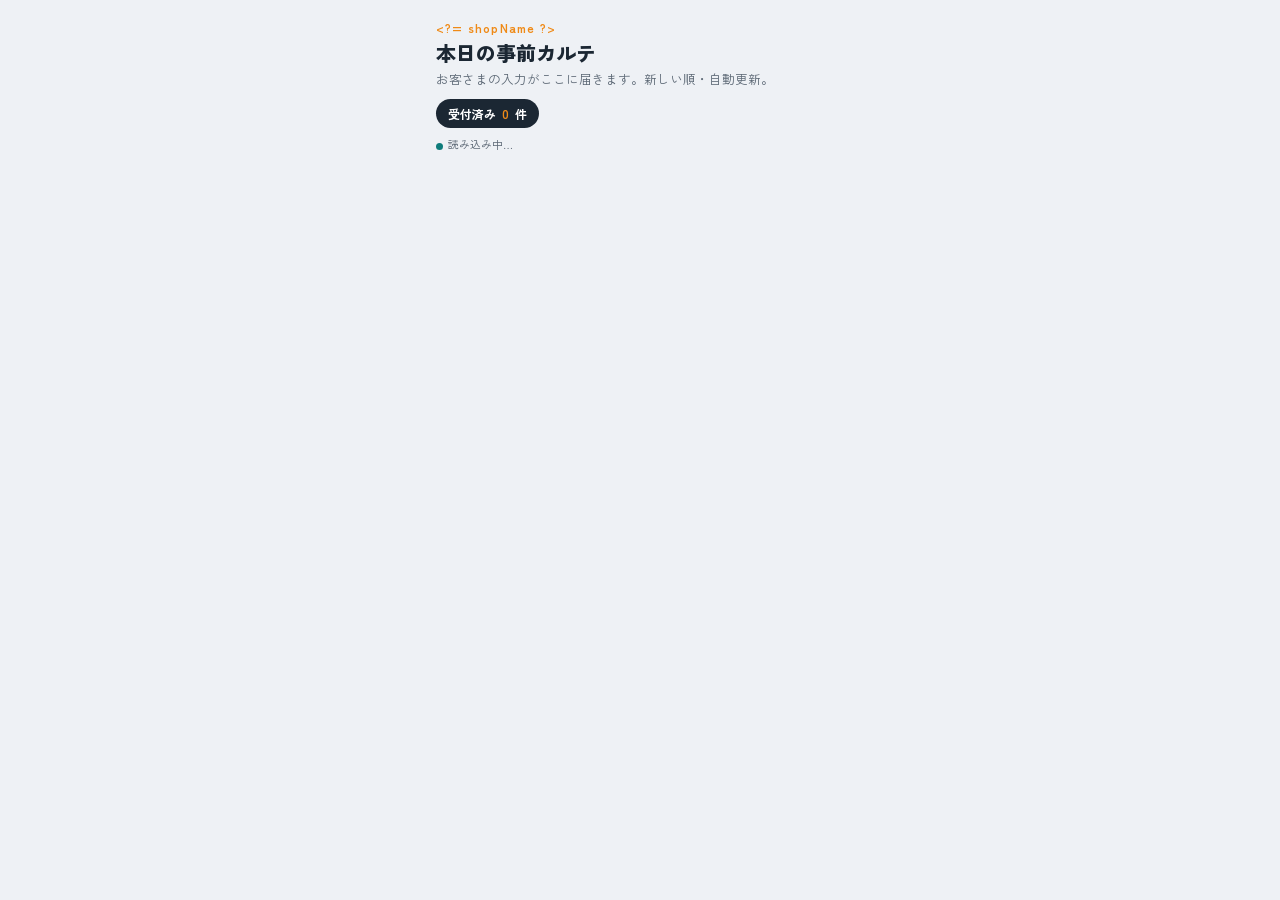
<file: shaken/desk.html>
<!DOCTYPE html>
<html lang="ja">
<head>
<meta charset="UTF-8">
<meta name="viewport" content="width=device-width, initial-scale=1.0">
<title>車検カルテ｜フロント確認</title>
<link rel="preconnect" href="https://fonts.googleapis.com">
<link rel="preconnect" href="https://fonts.gstatic.com" crossorigin>
<link href="https://fonts.googleapis.com/css2?family=Zen+Kaku+Gothic+New:wght@400;500;700;900&display=swap" rel="stylesheet">
<style>
  :root{
    --ink:#1b2733;
    --ink-soft:#5a6673;
    --line:#e4e8ee;
    --bg:#eef1f5;
    --card:#ffffff;
    --amber:#ef8a17;
    --amber-soft:#fff3e2;
    --teal:#0e7c7b;
    --teal-soft:#e2f2f1;
    --shadow:0 6px 24px rgba(27,39,51,.08);
    --shadow-lg:0 12px 40px rgba(27,39,51,.16);
  }
  *{box-sizing:border-box;-webkit-tap-highlight-color:transparent;margin:0;padding:0;}
  html,body{background:var(--bg);color:var(--ink);font-family:"Zen Kaku Gothic New",system-ui,sans-serif;line-height:1.6;}
  body{padding:0 0 40px;}

  .wrap{max-width:440px;margin:0 auto;padding:0 16px;}

  /* ===== Front desk ===== */
  .fd-head{margin:18px 0 6px;}
  .fd-head .eyebrow{font-size:12px;letter-spacing:.1em;color:var(--amber);font-weight:700;min-height:14px;}
  .fd-head h1{font-size:20px;font-weight:900;}
  .fd-head p{font-size:12.5px;color:var(--ink-soft);}
  .fd-count{
    display:inline-flex;align-items:center;gap:6px;margin-top:10px;background:var(--ink);color:#fff;
    padding:5px 12px;border-radius:20px;font-size:12px;font-weight:700;
  }
  .fd-count b{color:var(--amber);}
  .fd-upd{margin-top:8px;font-size:11px;color:var(--ink-soft);}
  .fd-upd .dot{display:inline-block;width:7px;height:7px;border-radius:50%;background:var(--teal);margin-right:5px;vertical-align:middle;animation:blink 1.6s ease-in-out infinite;}
  @keyframes blink{0%,100%{opacity:1;}50%{opacity:.25;}}

  .entry{
    background:var(--card);border-radius:18px;padding:18px;margin-top:14px;box-shadow:var(--shadow);
    border-left:5px solid var(--amber);
  }
  .entry.calm{border-left-color:var(--teal);}
  .entry .top{display:flex;justify-content:space-between;align-items:flex-start;gap:10px;}
  .entry .who{font-size:17px;font-weight:900;}
  .entry .car{font-size:12.5px;color:var(--ink-soft);margin-top:2px;}
  .entry .time{font-size:11px;color:#9aa5b1;white-space:nowrap;}
  .entry .plate{
    display:inline-block;margin-top:8px;border:1.5px solid var(--ink);border-radius:6px;
    padding:2px 10px;font-weight:700;font-size:13px;letter-spacing:.02em;
  }

  .symp{margin-top:14px;display:flex;flex-wrap:wrap;gap:6px;}
  .symp span{background:var(--amber-soft);color:#a8560a;font-size:11.5px;font-weight:700;padding:4px 10px;border-radius:20px;}
  .symp .free{background:#eef1f5;color:var(--ink-soft);}

  .reco{margin-top:14px;padding-top:14px;border-top:1px dashed var(--line);}
  .reco .rl{font-size:11px;font-weight:700;color:var(--ink-soft);letter-spacing:.08em;margin-bottom:8px;}
  .reco .item{display:flex;align-items:center;gap:8px;font-size:13px;margin-bottom:6px;}
  .reco .item .tier{
    flex:none;width:24px;height:24px;border-radius:7px;display:grid;place-items:center;
    font-weight:900;font-size:12px;color:#fff;background:var(--amber);
  }
  .reco .item .tier.matsu{background:#b0322e;}
  .reco .item .prod{font-weight:700;}
  .reco .item .for{color:var(--ink-soft);font-size:11.5px;}
  .reco .push{
    margin-top:12px;background:var(--teal-soft);color:#0a5b5a;border-radius:10px;padding:10px 12px;
    font-size:12.5px;font-weight:700;line-height:1.5;
  }
  .entry.calm .reco .push{background:#eef1f5;color:var(--ink-soft);}

  .empty{text-align:center;padding:50px 20px;color:var(--ink-soft);}
  .empty .big{font-size:40px;margin-bottom:12px;opacity:.4;}
  .empty p{font-size:14px;}

  .notice{
    margin-top:18px;background:var(--amber-soft);border:1.5px solid #f4c78a;color:#8a4b06;
    border-radius:14px;padding:16px;font-size:13px;line-height:1.7;
  }
  .notice code{background:#fff;border:1px solid #f0d3a8;border-radius:5px;padding:1px 6px;font-size:12px;}

  .hidden{display:none;}
</style>
</head>
<body>

<div id="viewDesk">
  <div class="wrap">
    <div class="fd-head">
      <div class="eyebrow" id="shopEyebrow"></div>
      <h1>本日の事前カルテ</h1>
      <p>お客さまの入力がここに届きます。新しい順・自動更新。</p>
      <div class="fd-count">受付済み <b id="cnt">0</b> 件</div>
      <div class="fd-upd"><span class="dot"></span><span id="upd">読み込み中…</span></div>
    </div>
    <div id="entries"></div>
  </div>
</div>

<script>
var SHOP = '<?= shop ?>';
var SHOP_NAME = '<?= shopName ?>';

/* 困りごとID → お客さんの言葉 ＋ 裏で紐づく提案（松竹梅・提案理由）
   ※この対応表はフロント確認画面にだけ存在する。お客さま画面には一切出さない。
   ※BG546は「次回交換までLLC性能を維持」する製品。「交換が不要になる」ではない。 */
const SYMPTOMS = [
  { id:"ac",    ico:"❄️", label:"エアコンが臭う・効きが弱い",
    reco:[{tier:"竹",prod:"Dr.Clean（MB-CL1 内部洗浄）＋ プレミアムフィルター PC-518S",for:"臭い・カビ対策"}] },
  { id:"power", ico:"🚗", label:"加速がもたつく・パワー不足",
    reco:[{tier:"松",prod:"BG107 RF-7 オイル添加剤",for:"エンジン内部を洗浄しレスポンス改善"}] },
  { id:"fuel",  ico:"⛽", label:"燃費が落ちた気がする",
    reco:[{tier:"松",prod:"BG107 RF-7 オイル添加剤",for:"燃焼効率の回復"}] },
  { id:"heat",  ico:"🌡️", label:"水温・オーバーヒートが心配",
    reco:[{tier:"松",prod:"BG546（Super Cool）クーラント",for:"次回交換までLLC性能を維持"}] },
  { id:"brake", ico:"🛑", label:"ブレーキの効き・キーキー音",
    reco:[{tier:"竹",prod:"K4PAD プレミアムパッド K-796WK",for:"制動力とタッチの改善"}] },
  { id:"none",  ico:"👍", label:"特に気になることはない", none:true, reco:[] },
];
const BYID = {};
SYMPTOMS.forEach(s=>{ BYID[s.id] = s; });

if (SHOP_NAME) document.getElementById('shopEyebrow').textContent = SHOP_NAME;

/* ===== 描画 ===== */
function renderDesk(items){
  const box = document.getElementById('entries');

  // 工場未指定（?shop= がない）ときの案内
  if(!SHOP){
    document.getElementById('cnt').textContent = '0';
    box.innerHTML = `<div class="notice">
      工場が指定されていません。URLの末尾に <code>&shop=工場ID</code> を付けてアクセスしてください。<br>
      例）<code>…/exec?view=desk&shop=tanaka</code></div>`;
    return;
  }

  document.getElementById('cnt').textContent = items.length;

  if(items.length===0){
    box.innerHTML = `<div class="empty"><div class="big">🗂️</div><p>まだ受付はありません。<br>お客さまの入力を待っています。</p></div>`;
    return;
  }

  box.innerHTML = items.map(e=>{
    // 保存されている困りごとID → 症状オブジェクト
    const syms = (e.troubles||[]).map(id=>BYID[id]).filter(Boolean);
    const calm = syms.length===0 || (syms.length===1 && syms[0].id==='none');

    const symTags = calm
      ? `<span class="free">気になる点なし</span>`
      : syms.filter(s=>s.id!=='none').map(s=>`<span>${s.label}</span>`).join('');
    const freeTag = e.freeText ? `<span class="free">📝 ${escapeHtml(e.freeText)}</span>` : '';

    // 裏で紐づく提案
    const recos = [];
    syms.forEach(s=>(s.reco||[]).forEach(r=>recos.push(r)));
    const recoHtml = recos.length ? `
      <div class="reco">
        <div class="rl">おすすめ提案</div>
        ${recos.map(r=>`
          <div class="item">
            <span class="tier ${r.tier==='松'?'matsu':''}">${r.tier}</span>
            <span class="prod">${escapeHtml(r.prod)}</span>
          </div>
          <div class="item"><span class="tier" style="visibility:hidden">・</span><span class="for">→ ${escapeHtml(r.for)}</span></div>
        `).join('')}
        <div class="push">💡 まず「松」から見せて、響いた項目を「竹」に足しましょう。</div>
      </div>` :
      `<div class="reco"><div class="push">😊 気になる点なし。まずは標準の「竹」を丁寧にご案内。</div></div>`;

    const who = e.name ? escapeHtml(e.name) : 'お名前未記入';
    const car = e.carModel ? escapeHtml(e.carModel) : '車種未記入';

    return `
      <div class="entry ${calm?'calm':''}">
        <div class="top">
          <div>
            <div class="who">${who}</div>
            <div class="car">${car}</div>
          </div>
          <div class="time">${escapeHtml(e.time||'')}</div>
        </div>
        ${e.plate?`<div class="plate">${escapeHtml(e.plate)}</div>`:''}
        <div class="symp">${symTags}${freeTag}</div>
        ${recoHtml}
      </div>`;
  }).join('');
}

function stampUpdated(){
  const d = new Date();
  const p = n => String(n).padStart(2,'0');
  document.getElementById('upd').textContent =
    '自動更新中 ｜ 最終更新 ' + p(d.getHours()) + ':' + p(d.getMinutes()) + ':' + p(d.getSeconds());
}

/* ===== データ取得（当日ぶんを新しい順で）===== */
function refresh(){
  if(!SHOP){ renderDesk([]); return; }
  google.script.run
    .withSuccessHandler(function(res){
      if(res && res.shopName) document.getElementById('shopEyebrow').textContent = res.shopName;
      renderDesk((res && res.items) ? res.items : []);
      stampUpdated();
    })
    .withFailureHandler(function(){ /* 一時的な通信失敗は無視して次の更新を待つ */ })
    .getKarteList(SHOP);
}

/* ===== helpers ===== */
function escapeHtml(s){ return String(s==null?'':s).replace(/[&<>"']/g,c=>({'&':'&amp;','<':'&lt;','>':'&gt;','"':'&quot;',"'":'&#39;'}[c])); }

// 初回＋20秒ごとに自動更新（「その場で見る」を実現）
refresh();
setInterval(refresh, 20000);
</script>
</body>
</html>
</file>
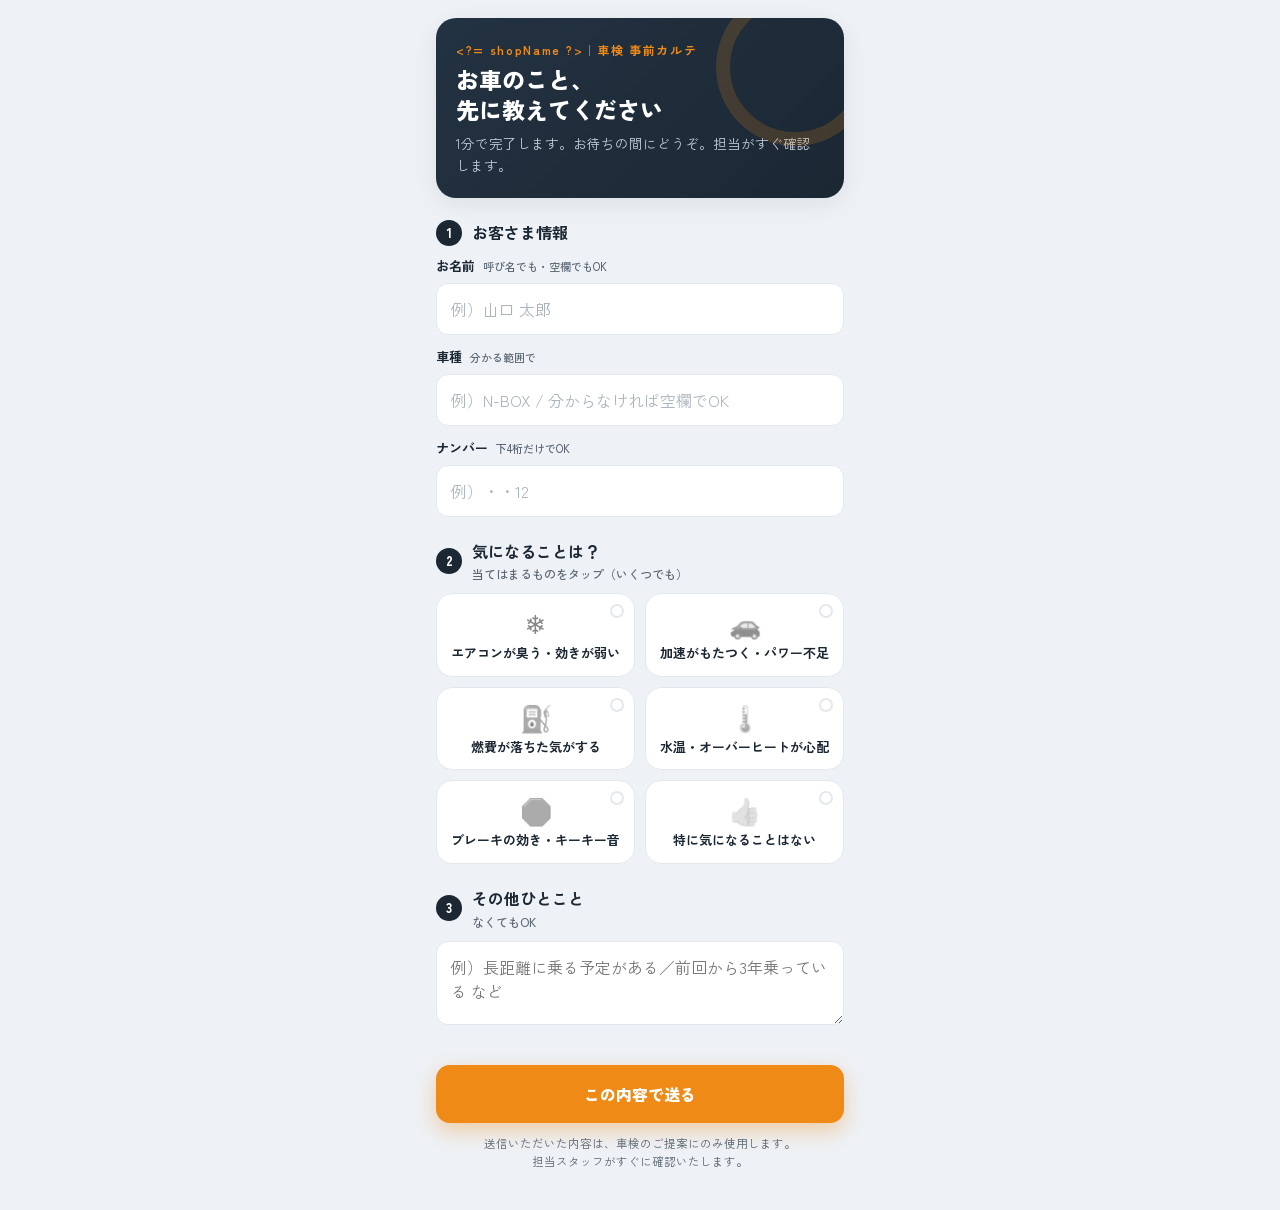
<file: shaken/form.html>
<!DOCTYPE html>
<html lang="ja">
<head>
<meta charset="UTF-8">
<meta name="viewport" content="width=device-width, initial-scale=1.0, maximum-scale=1.0, user-scalable=no">
<title>車検 事前カルテ</title>
<link rel="preconnect" href="https://fonts.googleapis.com">
<link rel="preconnect" href="https://fonts.gstatic.com" crossorigin>
<link href="https://fonts.googleapis.com/css2?family=Zen+Kaku+Gothic+New:wght@400;500;700;900&display=swap" rel="stylesheet">
<style>
  :root{
    --ink:#1b2733;
    --ink-soft:#5a6673;
    --line:#e4e8ee;
    --bg:#eef1f5;
    --card:#ffffff;
    --amber:#ef8a17;
    --amber-soft:#fff3e2;
    --teal:#0e7c7b;
    --teal-soft:#e2f2f1;
    --shadow:0 6px 24px rgba(27,39,51,.08);
    --shadow-lg:0 12px 40px rgba(27,39,51,.16);
  }
  *{box-sizing:border-box;-webkit-tap-highlight-color:transparent;margin:0;padding:0;}
  html,body{background:var(--bg);color:var(--ink);font-family:"Zen Kaku Gothic New",system-ui,sans-serif;line-height:1.6;}
  body{padding:0 0 40px;}

  .wrap{max-width:440px;margin:0 auto;padding:0 16px;}

  /* ===== Customer form ===== */
  .hero{
    margin:18px 0 14px;padding:22px 20px;border-radius:20px;color:#fff;
    background:linear-gradient(135deg,#233242 0%,#1b2733 100%);
    box-shadow:var(--shadow);position:relative;overflow:hidden;
  }
  .hero::after{
    content:"";position:absolute;right:-30px;top:-30px;width:130px;height:130px;
    border:14px solid rgba(239,138,23,.18);border-radius:50%;
  }
  .hero .eyebrow{font-size:12px;letter-spacing:.14em;color:var(--amber);font-weight:700;}
  .hero h1{font-size:23px;font-weight:900;margin:6px 0 8px;line-height:1.3;}
  .hero p{font-size:13.5px;color:#c3ceda;}

  .step{margin:22px 0 10px;display:flex;align-items:center;gap:10px;}
  .step .no{
    width:26px;height:26px;flex:none;border-radius:50%;background:var(--ink);color:#fff;
    display:grid;place-items:center;font-weight:900;font-size:13px;
  }
  .step h2{font-size:16px;font-weight:700;}
  .step .sub{font-size:12px;color:var(--ink-soft);font-weight:500;}

  .field{margin-bottom:12px;}
  .field label{display:block;font-size:13px;font-weight:700;margin-bottom:6px;color:var(--ink);}
  .field label .opt{font-weight:500;color:var(--ink-soft);font-size:11px;margin-left:4px;}
  .field input{
    width:100%;border:1.5px solid var(--line);border-radius:12px;padding:13px 14px;
    font-family:inherit;font-size:16px;background:var(--card);color:var(--ink);transition:.15s;
  }
  .field input:focus{outline:none;border-color:var(--amber);box-shadow:0 0 0 3px var(--amber-soft);}
  .field input::placeholder{color:#aab4bf;}

  /* symptom tiles = ダッシュボード警告灯モチーフ */
  .tiles{display:grid;grid-template-columns:1fr 1fr;gap:10px;}
  .tile{
    position:relative;border:1.5px solid var(--line);border-radius:16px;background:var(--card);
    padding:16px 12px 14px;text-align:center;cursor:pointer;transition:.15s;user-select:none;
  }
  .tile .ico{font-size:26px;line-height:1;filter:grayscale(1);opacity:.55;transition:.15s;}
  .tile .t{font-size:13px;font-weight:700;margin-top:8px;line-height:1.35;}
  .tile .lamp{
    position:absolute;top:10px;right:10px;width:14px;height:14px;border-radius:50%;
    border:2px solid var(--line);background:transparent;transition:.15s;
  }
  .tile.sel{border-color:var(--amber);background:var(--amber-soft);box-shadow:0 4px 14px rgba(239,138,23,.22);}
  .tile.sel .ico{filter:none;opacity:1;transform:scale(1.05);}
  .tile.sel .lamp{background:var(--amber);border-color:var(--amber);box-shadow:0 0 0 4px rgba(239,138,23,.2);}
  .tile.none-sel.sel{border-color:var(--teal);background:var(--teal-soft);box-shadow:none;}
  .tile.none-sel.sel .lamp{background:var(--teal);border-color:var(--teal);box-shadow:0 0 0 4px rgba(14,124,123,.18);}

  .field textarea{
    width:100%;border:1.5px solid var(--line);border-radius:12px;padding:13px 14px;
    font-family:inherit;font-size:16px;background:var(--card);color:var(--ink);resize:vertical;min-height:84px;
  }
  .field textarea:focus{outline:none;border-color:var(--amber);box-shadow:0 0 0 3px var(--amber-soft);}

  .submit{
    width:100%;margin-top:22px;border:0;border-radius:14px;padding:17px;
    background:var(--amber);color:#fff;font-family:inherit;font-weight:900;font-size:16px;cursor:pointer;
    box-shadow:0 8px 20px rgba(239,138,23,.35);transition:.15s;
  }
  .submit:active{transform:translateY(1px);}
  .submit:disabled{opacity:.6;cursor:default;box-shadow:none;}
  .note{text-align:center;font-size:11.5px;color:var(--ink-soft);margin-top:12px;line-height:1.5;}

  /* thank you */
  .thanks{text-align:center;padding:60px 20px;}
  .thanks .check{
    width:74px;height:74px;margin:0 auto 20px;border-radius:50%;background:var(--teal);color:#fff;
    display:grid;place-items:center;font-size:38px;box-shadow:0 10px 26px rgba(14,124,123,.3);
  }
  .thanks h2{font-size:22px;font-weight:900;margin-bottom:10px;}
  .thanks p{font-size:14px;color:var(--ink-soft);}
  .thanks .again{margin-top:26px;background:none;border:1.5px solid var(--line);border-radius:12px;
    padding:12px 20px;font-family:inherit;font-weight:700;color:var(--ink-soft);cursor:pointer;font-size:13px;}

  .hidden{display:none;}
</style>
</head>
<body>

<div id="viewCust">
  <div class="wrap" id="formArea">
    <div class="hero">
      <div class="eyebrow" id="brandLine">車検 事前カルテ</div>
      <h1>お車のこと、<br>先に教えてください</h1>
      <p>1分で完了します。お待ちの間にどうぞ。担当がすぐ確認します。</p>
    </div>

    <div class="step"><div class="no">1</div><div><h2>お客さま情報</h2></div></div>
    <div class="field">
      <label>お名前 <span class="opt">呼び名でも・空欄でもOK</span></label>
      <input id="fName" type="text" placeholder="例）山口 太郎">
    </div>
    <div class="field">
      <label>車種 <span class="opt">分かる範囲で</span></label>
      <input id="fCar" type="text" placeholder="例）N-BOX / 分からなければ空欄でOK">
    </div>
    <div class="field">
      <label>ナンバー <span class="opt">下4桁だけでOK</span></label>
      <input id="fPlate" type="text" inputmode="numeric" placeholder="例）・・12">
    </div>

    <div class="step"><div class="no">2</div><div><h2>気になることは？</h2><div class="sub">当てはまるものをタップ（いくつでも）</div></div></div>
    <div class="tiles" id="tiles"></div>

    <div class="step"><div class="no">3</div><div><h2>その他ひとこと</h2><div class="sub">なくてもOK</div></div></div>
    <div class="field">
      <textarea id="fFree" placeholder="例）長距離に乗る予定がある／前回から3年乗っている など"></textarea>
    </div>

    <button class="submit" id="submitBtn" onclick="submitForm()">この内容で送る</button>
    <p class="note">送信いただいた内容は、車検のご提案にのみ使用します。<br>担当スタッフがすぐに確認いたします。</p>
  </div>

  <!-- お礼画面 -->
  <div class="wrap thanks hidden" id="thanksArea">
    <div class="check">✓</div>
    <h2>ありがとうございます！</h2>
    <p>担当がすぐに確認します。<br>このままお待ちください。</p>
    <button class="again" onclick="resetForm()">別のお車を入力する</button>
  </div>
</div>

<script>
/* サーバー(GAS)から受け取った工場ID・工場名 */
var SHOP = '<?= shop ?>';
var SHOP_NAME = '<?= shopName ?>';

/* 困りごとタイル：お客さんの言葉だけ。商材名・専門用語は一切出さない
   （商材への紐づけと提案は「フロント確認画面」にだけ表示する） */
const SYMPTOMS = [
  { id:"ac",    ico:"❄️", label:"エアコンが臭う・効きが弱い" },
  { id:"power", ico:"🚗", label:"加速がもたつく・パワー不足" },
  { id:"fuel",  ico:"⛽", label:"燃費が落ちた気がする" },
  { id:"heat",  ico:"🌡️", label:"水温・オーバーヒートが心配" },
  { id:"brake", ico:"🛑", label:"ブレーキの効き・キーキー音" },
  { id:"none",  ico:"👍", label:"特に気になることはない", none:true },
];

let selected = new Set();

if (SHOP_NAME) {
  document.getElementById('brandLine').textContent = SHOP_NAME + '｜車検 事前カルテ';
}

buildTiles();

function buildTiles(){
  const el = document.getElementById('tiles');
  el.innerHTML = '';
  SYMPTOMS.forEach(s=>{
    const d = document.createElement('div');
    d.className = 'tile' + (s.none?' none-sel':'');
    d.innerHTML = `<span class="lamp"></span><div class="ico">${s.ico}</div><div class="t">${s.label}</div>`;
    d.onclick = ()=>toggleTile(s.id, d);
    el.appendChild(d);
  });
}
function toggleTile(id, el){
  // 「特にない」を押したら他を全部解除。逆に他を押したら「特にない」を解除。
  if(id==='none'){
    selected.clear(); document.querySelectorAll('.tile').forEach(t=>t.classList.remove('sel'));
    selected.add('none'); el.classList.add('sel'); return;
  }
  if(selected.has('none')){ selected.delete('none'); document.querySelectorAll('.tile.none-sel').forEach(t=>t.classList.remove('sel')); }
  if(selected.has(id)){ selected.delete(id); el.classList.remove('sel'); }
  else { selected.add(id); el.classList.add('sel'); }
}

function submitForm(){
  const btn = document.getElementById('submitBtn');
  const data = {
    shop:     SHOP,
    name:     document.getElementById('fName').value.trim(),
    carModel: document.getElementById('fCar').value.trim(),
    plate:    document.getElementById('fPlate').value.trim(),
    freeText: document.getElementById('fFree').value.trim(),
    troubles: [...selected]
  };

  btn.disabled = true;
  btn.textContent = '送信中…';

  google.script.run
    .withSuccessHandler(function(res){
      if(res && res.success){
        document.getElementById('formArea').classList.add('hidden');
        document.getElementById('thanksArea').classList.remove('hidden');
        window.scrollTo(0,0);
      }else{
        alert((res && res.message) ? res.message : '送信に失敗しました。もう一度お試しください。');
        btn.disabled = false; btn.textContent = 'この内容で送る';
      }
    })
    .withFailureHandler(function(){
      alert('通信エラーが発生しました。電波の良い場所で再度お試しください。');
      btn.disabled = false; btn.textContent = 'この内容で送る';
    })
    .saveKarte(data);
}

function resetForm(){
  document.getElementById('fName').value='';
  document.getElementById('fCar').value='';
  document.getElementById('fPlate').value='';
  document.getElementById('fFree').value='';
  selected.clear();
  document.querySelectorAll('.tile').forEach(t=>t.classList.remove('sel'));
  const btn = document.getElementById('submitBtn');
  btn.disabled = false; btn.textContent = 'この内容で送る';
  document.getElementById('thanksArea').classList.add('hidden');
  document.getElementById('formArea').classList.remove('hidden');
  window.scrollTo(0,0);
}
</script>
</body>
</html>
</file>
<file: golf/css/style.css>
/* TRD GOLF PROJECT — モバイルファースト。iPhone 375px幅で横スクロールを発生させない。 */

:root {
  --navy: #0b1622;
  --navy-2: #111f2e;
  --card: #16273a;
  --card-2: #1d3247;
  --line: #294660;
  --lime: #c8f542;
  --lime-dark: #9ac91f;
  --off: #f1f4ee;
  --muted: #9db3c6;
  --done: #c8f542;
  --partial: #f6c445;
  --rest-color: #6f8ba5;
  --missed: #ef6a5a;
  --radius: 14px;
  --tap: 48px;
  --nav-h: 62px;
}

* {
  box-sizing: border-box;
  -webkit-tap-highlight-color: transparent;
}

/*
 * iOS Safariは同じ場所を素早く2回叩くと拡大する（ダブルタップズーム）。
 * 要素を個別に指定すると、ボタンの縁や余白を叩いたときに効かないため、
 * ページ全体で無効にする。指2本でのピンチ拡大は manipulation でも残る。
 */
* {
  touch-action: manipulation;
}

button,
summary,
label.step,
label.focus-option,
.tab,
.cal-cell,
.consult-chip,
.weekday-btn,
.setup-choice,
.memo-open,
.status-btn {
  user-select: none;
  -webkit-user-select: none;
  -webkit-touch-callout: none;
}

html,
body {
  margin: 0;
  padding: 0;
  max-width: 100%;
  overflow-x: hidden;
}

body {
  background: var(--navy);
  color: var(--off);
  font-family: -apple-system, BlinkMacSystemFont, 'Hiragino Sans', 'Hiragino Kaku Gothic ProN',
    'Noto Sans JP', 'Segoe UI', sans-serif;
  font-size: 16px;
  line-height: 1.5;
  -webkit-text-size-adjust: 100%;
  padding-bottom: calc(var(--nav-h) + env(safe-area-inset-bottom) + 12px);
}

/* ---------- ヘッダー ---------- */
.app-header {
  position: sticky;
  top: 0;
  z-index: 20;
  background: linear-gradient(180deg, var(--navy) 70%, rgba(11, 22, 34, 0.85));
  padding: calc(env(safe-area-inset-top) + 10px) 16px 10px;
  display: flex;
  align-items: baseline;
  justify-content: space-between;
  gap: 8px;
  border-bottom: 1px solid rgba(41, 70, 96, 0.5);
}

.app-title {
  font-size: 15px;
  font-weight: 800;
  letter-spacing: 0.08em;
  margin: 0;
  white-space: nowrap;
}

.app-title span {
  color: var(--lime);
}

.app-tagline {
  font-size: 11px;
  color: var(--muted);
  margin: 0;
  min-width: 0;
  white-space: nowrap;
  overflow: hidden;
  text-overflow: ellipsis;
}

/* 狭い端末ではタグラインを隠し、アプリ名を1行に保つ */
@media (max-width: 359px) {
  .app-tagline {
    display: none;
  }
}

/* ---------- レイアウト ---------- */
main {
  padding: 14px 16px 24px;
  max-width: 720px;
  margin: 0 auto;
}

.view[hidden] {
  display: none;
}

section.card {
  background: var(--card);
  border: 1px solid var(--line);
  border-radius: var(--radius);
  padding: 14px;
  margin-bottom: 14px;
}

.card-title {
  font-size: 13px;
  font-weight: 700;
  letter-spacing: 0.06em;
  color: var(--muted);
  margin: 0 0 10px;
  display: flex;
  align-items: center;
  justify-content: space-between;
  gap: 8px;
}

.section-note {
  font-size: 12px;
  color: var(--muted);
  margin: 8px 0 0;
}

/* ---------- PROJECT DAY ---------- */
.hero {
  background: linear-gradient(150deg, #16303f 0%, var(--card) 60%);
  border: 1px solid var(--line);
  border-radius: 18px;
  padding: 16px;
  margin-bottom: 14px;
}

.hero-label {
  font-size: 12px;
  letter-spacing: 0.18em;
  color: var(--lime);
  font-weight: 700;
  margin: 0;
}

.hero-day {
  font-size: 60px;
  line-height: 1;
  font-weight: 800;
  margin: 4px 0 2px;
  font-variant-numeric: tabular-nums;
  letter-spacing: -0.02em;
}

.hero-sub {
  font-size: 12px;
  color: var(--muted);
  margin: 0;
}

.stat-grid {
  display: grid;
  grid-template-columns: repeat(3, 1fr);
  gap: 8px;
  margin-top: 14px;
}

.stat {
  background: rgba(11, 22, 34, 0.55);
  border: 1px solid var(--line);
  border-radius: 12px;
  padding: 10px 8px;
  text-align: center;
}

.stat-value {
  font-size: 22px;
  font-weight: 800;
  font-variant-numeric: tabular-nums;
  display: block;
}

.stat-value.accent {
  color: var(--lime);
}

.stat-label {
  font-size: 11px;
  color: var(--muted);
}

/* ---------- 今日のメニュー ---------- */
.menu-head {
  display: flex;
  align-items: center;
  gap: 10px;
  margin-bottom: 8px;
}

.menu-day {
  width: 42px;
  height: 42px;
  flex: 0 0 42px;
  border-radius: 12px;
  background: var(--lime);
  color: #10261a;
  font-weight: 800;
  display: grid;
  place-items: center;
  font-size: 18px;
}

.menu-title {
  font-size: 18px;
  font-weight: 700;
  margin: 0;
}

.menu-meta {
  font-size: 12px;
  color: var(--muted);
  margin: 0;
}

.steps {
  list-style: none;
  margin: 10px 0 0;
  padding: 0;
}

.steps li {
  margin: 0 0 6px;
}

.step {
  display: flex;
  align-items: center;
  gap: 10px;
  min-height: var(--tap);
  background: var(--card-2);
  border: 1px solid var(--line);
  border-radius: 10px;
  padding: 8px 12px;
  font-size: 14px;
  cursor: pointer;
}

.step input {
  width: 22px;
  height: 22px;
  accent-color: var(--lime-dark);
  flex: 0 0 22px;
}

.step.checked {
  border-color: var(--lime-dark);
}

.step.checked span {
  color: var(--lime);
}

/* ---------- ボタン ---------- */
.btn-row {
  display: grid;
  grid-template-columns: repeat(2, 1fr);
  gap: 8px;
}

button,
.btn {
  font-family: inherit;
  font-size: 15px;
  min-height: var(--tap);
  border-radius: 12px;
  border: 1px solid var(--line);
  background: var(--card-2);
  color: var(--off);
  font-weight: 700;
  padding: 10px 12px;
  cursor: pointer;
}

button:active {
  transform: scale(0.99);
}

.btn-primary {
  background: var(--lime);
  border-color: var(--lime);
  color: #10261a;
}

.btn-ghost {
  background: transparent;
}

.btn-danger {
  background: transparent;
  border-color: #7a3a34;
  color: #ef8b7e;
}

.btn-small {
  min-height: 40px;
  font-size: 13px;
  padding: 6px 10px;
}

.status-btn {
  display: flex;
  flex-direction: column;
  align-items: center;
  gap: 2px;
  line-height: 1.2;
}

.status-btn .mark {
  font-size: 18px;
}

.status-btn[aria-pressed='true'] {
  outline: 2px solid var(--lime);
  outline-offset: 1px;
}

.status-btn[data-status='done'][aria-pressed='true'] {
  background: var(--done);
  color: #10261a;
  border-color: var(--done);
}

.status-btn[data-status='partial'][aria-pressed='true'] {
  background: var(--partial);
  color: #2b2110;
  border-color: var(--partial);
}

.status-btn[data-status='rest'][aria-pressed='true'] {
  background: var(--rest-color);
  color: #0b1622;
  border-color: var(--rest-color);
}

.status-btn[data-status='missed'][aria-pressed='true'] {
  background: var(--missed);
  color: #2b0f0b;
  border-color: var(--missed);
}

/* ---------- 助言 ---------- */
.advice {
  border-left: 3px solid var(--lime);
  background: rgba(200, 245, 66, 0.08);
  border-radius: 0 10px 10px 0;
  padding: 10px 12px;
  margin-bottom: 8px;
}

.advice.good {
  border-left-color: #59c2f5;
  background: rgba(89, 194, 245, 0.08);
}

.advice h3 {
  margin: 0 0 4px;
  font-size: 15px;
}

.advice p {
  margin: 0;
  font-size: 13px;
  color: #d6e2ec;
}

.advice .action-line {
  margin-top: 6px;
  color: var(--lime);
  font-weight: 700;
  font-size: 13px;
}

.watch {
  border-left: 3px solid var(--partial);
  background: rgba(246, 196, 69, 0.08);
  border-radius: 0 10px 10px 0;
  padding: 10px 12px;
  margin-bottom: 8px;
}

.watch h3 {
  margin: 0 0 4px;
  font-size: 14px;
}

.watch p {
  margin: 0;
  font-size: 13px;
  color: #d6e2ec;
}

/* ---------- コース・予約 ---------- */
.course-row {
  border-bottom: 1px solid var(--line);
  padding: 10px 0;
}

.course-row:last-child {
  border-bottom: none;
}

.course-row-head {
  display: flex;
  align-items: center;
  justify-content: space-between;
  gap: 8px;
}

.course-name {
  font-size: 15px;
  font-weight: 700;
  word-break: break-word;
}

.chip.warn {
  border-color: var(--partial);
  color: var(--partial);
}

.booking-head {
  display: flex;
  align-items: flex-start;
  justify-content: space-between;
  gap: 10px;
}

.booking-days {
  flex: 0 0 auto;
  background: var(--lime);
  color: #10261a;
  border-radius: 999px;
  padding: 6px 12px;
  font-size: 14px;
  font-weight: 800;
  white-space: nowrap;
}

.plan-change {
  border: 1px solid var(--line);
  background: var(--card-2);
  border-radius: 12px;
  padding: 12px;
  margin-bottom: 10px;
}

.plan-head {
  margin: 0 0 4px;
  font-size: 14px;
  font-weight: 700;
}

.plan-change .steps {
  margin: 8px 0 10px;
}

.plan-change .step {
  min-height: 40px;
  font-size: 13px;
}

.data-request {
  border: 1px solid var(--line);
  border-radius: 12px;
  padding: 10px 12px;
  margin-bottom: 10px;
}

.data-request .step {
  background: transparent;
  border: none;
  padding: 0;
  min-height: 40px;
  font-weight: 700;
  font-size: 14px;
}

.data-request.collected {
  border-color: var(--lime-dark);
}

/* ---------- カレンダー ---------- */
.cal-nav {
  display: flex;
  align-items: center;
  justify-content: space-between;
  gap: 8px;
  margin-bottom: 10px;
}

.cal-nav button {
  width: 44px;
  min-height: 44px;
  padding: 0;
}

.cal-month {
  font-size: 17px;
  font-weight: 800;
}

.cal-grid {
  display: grid;
  grid-template-columns: repeat(7, 1fr);
  gap: 4px;
}

.cal-head {
  text-align: center;
  font-size: 11px;
  color: var(--muted);
  padding-bottom: 4px;
}

.cal-head.sun {
  color: #ef8b7e;
}

.cal-head.sat {
  color: #7fbde8;
}

.cal-cell {
  aspect-ratio: 1 / 1;
  border-radius: 10px;
  border: 1px solid var(--line);
  background: var(--card-2);
  display: flex;
  flex-direction: column;
  align-items: center;
  justify-content: center;
  gap: 1px;
  padding: 0;
  font-size: 12px;
  min-height: 0;
  color: var(--off);
}

.cal-cell .d {
  font-size: 12px;
  font-variant-numeric: tabular-nums;
}

.cal-cell .m {
  font-size: 13px;
  font-weight: 800;
  line-height: 1;
}

.cal-cell.empty {
  border: none;
  background: transparent;
}

.cal-cell.outside {
  opacity: 0.35;
}

.cal-cell:disabled {
  opacity: 0.3;
}

.cal-cell.today {
  outline: 2px solid var(--lime);
  outline-offset: -2px;
}

.cal-cell.s-done {
  background: rgba(200, 245, 66, 0.22);
  border-color: var(--done);
  color: var(--done);
}

.cal-cell.s-partial {
  background: rgba(246, 196, 69, 0.2);
  border-color: var(--partial);
  color: var(--partial);
}

.cal-cell.s-rest {
  background: rgba(111, 139, 165, 0.18);
  border-color: var(--rest-color);
  color: #bcd0e0;
}

.cal-cell.s-missed {
  background: rgba(239, 106, 90, 0.18);
  border-color: var(--missed);
  color: #ef8b7e;
}

.legend {
  display: flex;
  flex-wrap: wrap;
  gap: 8px;
  margin-top: 10px;
  font-size: 12px;
  color: var(--muted);
}

.legend span b {
  color: var(--off);
}

/* ---------- フォーム ---------- */
label {
  display: block;
  font-size: 12px;
  color: var(--muted);
  margin-bottom: 4px;
}

input[type='text'],
input[type='number'],
input[type='date'],
select,
textarea {
  width: 100%;
  min-height: var(--tap);
  background: var(--navy-2);
  border: 1px solid var(--line);
  border-radius: 10px;
  color: var(--off);
  padding: 10px 12px;
  font-size: 16px; /* iOSで自動ズームさせない */
  font-family: inherit;
}

textarea {
  min-height: 76px;
  resize: vertical;
}

input:focus,
select:focus,
textarea:focus {
  outline: 2px solid var(--lime-dark);
  border-color: var(--lime-dark);
}

.field {
  margin-bottom: 10px;
}

.field-row {
  display: grid;
  grid-template-columns: 1fr 1fr;
  gap: 8px;
}

.field-row-3 {
  display: grid;
  grid-template-columns: repeat(3, 1fr);
  gap: 8px;
}

details.group {
  border: 1px solid var(--line);
  border-radius: 12px;
  margin-bottom: 10px;
  background: var(--card-2);
  overflow: hidden;
}

details.group > summary {
  min-height: var(--tap);
  display: flex;
  align-items: center;
  padding: 10px 12px;
  font-size: 14px;
  font-weight: 700;
  cursor: pointer;
  list-style: none;
}

details.group > summary::-webkit-details-marker {
  display: none;
}

details.group > summary::after {
  content: '＋';
  margin-left: auto;
  color: var(--lime);
}

details.group[open] > summary::after {
  content: '−';
}

details.group > .group-body {
  padding: 0 12px 12px;
}

/* ---------- カウンター ---------- */
.counter {
  display: flex;
  align-items: center;
  justify-content: space-between;
  gap: 8px;
  padding: 6px 0;
  border-bottom: 1px dashed rgba(41, 70, 96, 0.7);
}

.counter:last-child {
  border-bottom: none;
}

.counter-label {
  font-size: 14px;
  flex: 1 1 auto;
}

.counter-controls {
  display: flex;
  align-items: center;
  gap: 6px;
  flex: 0 0 auto;
}

.counter-controls button {
  width: 44px;
  min-height: 44px;
  padding: 0;
  font-size: 20px;
  font-weight: 800;
}

.counter-value {
  width: 54px;
  min-width: 54px;
  min-height: 44px;
  text-align: center;
  font-size: 20px;
  font-weight: 800;
  font-variant-numeric: tabular-nums;
  background: var(--navy-2);
  border: 1px solid var(--line);
  border-radius: 10px;
  color: var(--off);
  padding: 4px;
  /* iOSで入力時に拡大しないよう16px以上を保つ */
}

.counter-value:focus {
  outline: 2px solid var(--lime-dark);
  border-color: var(--lime-dark);
}

/* 数字入力の上下ボタンは出さない（±ボタンがあるため） */
.counter-value::-webkit-outer-spin-button,
.counter-value::-webkit-inner-spin-button {
  -webkit-appearance: none;
  margin: 0;
}

/* ---------- キャリー表 ---------- */
.carry-row {
  display: grid;
  grid-template-columns: 62px 1fr 1fr;
  gap: 8px;
  align-items: center;
  padding: 6px 0;
  border-bottom: 1px solid rgba(41, 70, 96, 0.5);
}

.carry-row:last-child {
  border-bottom: none;
}

.carry-club {
  font-weight: 800;
  font-size: 14px;
}

.carry-head {
  font-size: 11px;
  color: var(--muted);
  border-bottom: none;
}

.carry-row input {
  min-height: 44px;
  text-align: right;
  padding: 8px 10px;
}

/* ---------- スコアカード ---------- */
.score-card {
  background: var(--card);
  border: 1px solid var(--line);
  border-radius: var(--radius);
  padding: 12px;
  margin-bottom: 10px;
}

.score-top {
  display: flex;
  align-items: flex-start;
  justify-content: space-between;
  gap: 10px;
}

.score-course {
  font-size: 15px;
  font-weight: 700;
  margin: 0;
  word-break: break-word;
}

.score-date {
  font-size: 12px;
  color: var(--muted);
  margin: 0;
}

.score-total {
  font-size: 34px;
  font-weight: 800;
  line-height: 1;
  font-variant-numeric: tabular-nums;
  flex: 0 0 auto;
}

.score-total.best {
  color: var(--lime);
}

.score-chips {
  display: flex;
  flex-wrap: wrap;
  gap: 6px;
  margin-top: 10px;
}

.chip {
  font-size: 12px;
  background: var(--navy-2);
  border: 1px solid var(--line);
  border-radius: 999px;
  padding: 4px 10px;
  color: #cdddea;
  font-variant-numeric: tabular-nums;
}

.chip b {
  color: var(--off);
}

.chip.seed {
  border-color: #3c5a76;
  color: var(--muted);
}

.score-detail {
  margin-top: 10px;
  border-top: 1px solid var(--line);
  padding-top: 10px;
  font-size: 13px;
}

.kv {
  display: flex;
  justify-content: space-between;
  gap: 10px;
  padding: 3px 0;
}

.kv span:first-child {
  color: var(--muted);
}

.kv span:last-child {
  font-variant-numeric: tabular-nums;
}

/* ---------- 分析 ---------- */
.kpi-grid {
  display: grid;
  grid-template-columns: repeat(2, 1fr);
  gap: 8px;
}

.kpi {
  background: var(--card-2);
  border: 1px solid var(--line);
  border-radius: 12px;
  padding: 10px;
}

.kpi-label {
  font-size: 11px;
  color: var(--muted);
  display: block;
}

.kpi-value {
  font-size: 24px;
  font-weight: 800;
  font-variant-numeric: tabular-nums;
}

.kpi-value small {
  font-size: 12px;
  font-weight: 600;
  color: var(--muted);
}

.kpi-sub {
  font-size: 11px;
  color: var(--muted);
}

.chart {
  width: 100%;
  height: auto;
  display: block;
  margin-top: 6px;
  touch-action: pan-y;
}

.chart-legend {
  display: flex;
  gap: 12px;
  font-size: 11px;
  color: var(--muted);
  margin-top: 4px;
}

.chart-legend i {
  display: inline-block;
  width: 14px;
  height: 3px;
  border-radius: 2px;
  margin-right: 4px;
  vertical-align: middle;
}

/* ---------- 下部ナビ ---------- */
.tabbar {
  position: fixed;
  left: 0;
  right: 0;
  bottom: 0;
  z-index: 30;
  display: grid;
  grid-template-columns: repeat(5, 1fr);
  background: rgba(13, 26, 40, 0.96);
  backdrop-filter: blur(10px);
  border-top: 1px solid var(--line);
  padding-bottom: env(safe-area-inset-bottom);
}

.tab {
  border: none;
  background: none;
  border-radius: 0;
  min-height: var(--nav-h);
  display: flex;
  flex-direction: column;
  align-items: center;
  justify-content: center;
  gap: 2px;
  color: var(--muted);
  font-size: 10px;
  font-weight: 700;
  padding: 6px 2px;
}

.tab svg {
  width: 22px;
  height: 22px;
  stroke: currentColor;
  fill: none;
  stroke-width: 1.8;
  stroke-linecap: round;
  stroke-linejoin: round;
}

.tab[aria-current='page'] {
  color: var(--lime);
}

/* ---------- 保存状態の表示 ---------- */
.saved-state {
  font-size: 12px;
  margin: 8px 0 0;
  color: var(--muted);
  display: flex;
  align-items: center;
  gap: 6px;
  min-height: 18px;
}

.saved-state.saved {
  color: var(--lime);
  font-weight: 700;
}

.saved-state.saved::before {
  content: '✓';
  font-size: 13px;
}

/* ---------- メモへの応答・メモ一覧 ---------- */
.feedback {
  margin-top: 12px;
  border: 1px solid var(--lime-dark);
  background: rgba(200, 245, 66, 0.07);
  border-radius: 12px;
  padding: 12px;
}

.feedback-head {
  font-size: 14px;
  font-weight: 800;
  color: var(--lime);
  margin: 0 0 6px;
}

.feedback p {
  margin: 0 0 6px;
  font-size: 13px;
  line-height: 1.65;
  color: #d6e2ec;
}

.feedback p:last-child {
  margin-bottom: 0;
}

/* 一覧やボトムシートに並べるときは控えめにする（メモ本文が主役） */
.feedback.compact {
  margin-top: 8px;
  padding: 9px 10px;
  border-radius: 10px;
}

.feedback.compact .feedback-head {
  font-size: 12px;
  margin-bottom: 4px;
}

.feedback.compact p {
  font-size: 12px;
  line-height: 1.6;
}

.memo-item {
  background: var(--card-2);
  border: 1px solid var(--line);
  border-radius: 12px;
  padding: 10px 12px;
  margin-bottom: 8px;
}

.memo-open {
  display: block;
  width: 100%;
  text-align: left;
  background: none;
  border: none;
  padding: 0;
  min-height: 0;
}

.memo-item-head {
  display: flex;
  align-items: center;
  gap: 8px;
  margin-bottom: 4px;
}

.memo-mark {
  width: 24px;
  height: 24px;
  flex: 0 0 24px;
  border-radius: 7px;
  display: grid;
  place-items: center;
  font-size: 13px;
  font-weight: 800;
  background: var(--card);
  color: var(--muted);
}

.memo-mark.done {
  background: var(--done);
  color: #10261a;
}

.memo-mark.partial {
  background: var(--partial);
  color: #2b2110;
}

.memo-mark.rest {
  background: var(--rest-color);
  color: #0b1622;
}

.memo-mark.missed {
  background: var(--missed);
  color: #2b0f0b;
}

.memo-date {
  font-size: 12px;
  color: var(--muted);
  flex: 1 1 auto;
}

.memo-menu {
  font-size: 11px;
  color: var(--muted);
  flex: 0 0 auto;
}

.memo-text {
  font-size: 13px;
  line-height: 1.6;
  color: var(--off);
  white-space: pre-wrap;
  word-break: break-word;
  font-weight: 400;
}

.cal-cell .memo-dot {
  position: absolute;
  bottom: 3px;
  width: 4px;
  height: 4px;
  border-radius: 50%;
  background: currentColor;
  opacity: 0.85;
}

.cal-cell {
  position: relative;
}

/* ---------- 相談画面 ---------- */
.consult {
  position: fixed;
  inset: 0;
  z-index: 70;
  background: var(--navy);
  display: flex;
  flex-direction: column;
}

.consult[hidden] {
  display: none;
}

.consult-header {
  display: flex;
  align-items: center;
  gap: 8px;
  padding: calc(env(safe-area-inset-top) + 10px) 12px 10px;
  border-bottom: 1px solid var(--line);
  flex: 0 0 auto;
}

.consult-title {
  flex: 1 1 auto;
  text-align: center;
  font-weight: 800;
  font-size: 16px;
}

.consult-close,
.consult-reset {
  min-height: 40px;
  border: none;
  background: none;
  color: var(--muted);
  font-size: 13px;
  padding: 0 8px;
  flex: 0 0 auto;
}

.consult-close {
  font-size: 26px;
  line-height: 1;
  color: var(--off);
  width: 44px;
}

.consult-log {
  flex: 1 1 auto;
  overflow-y: auto;
  padding: 14px 14px 4px;
  -webkit-overflow-scrolling: touch;
}

.bubble {
  max-width: 88%;
  padding: 11px 14px;
  border-radius: 16px;
  margin-bottom: 10px;
  font-size: 14px;
  line-height: 1.65;
  white-space: pre-wrap;
  word-break: break-word;
}

.bubble.app {
  background: var(--card);
  border: 1px solid var(--line);
  border-bottom-left-radius: 4px;
}

.bubble.me {
  background: var(--lime);
  color: #10261a;
  font-weight: 700;
  margin-left: auto;
  border-bottom-right-radius: 4px;
}

.bubble-group {
  margin-bottom: 14px;
}

.bubble-group .bubble:last-child {
  margin-bottom: 0;
}

.consult-foot {
  flex: 0 0 auto;
  border-top: 1px solid var(--line);
  background: var(--navy-2);
  padding: 10px 12px calc(env(safe-area-inset-bottom) + 12px);
}

.consult-hint {
  font-size: 11px;
  color: var(--muted);
  margin: 0 0 8px;
}

.consult-chips {
  display: flex;
  flex-wrap: wrap;
  gap: 6px;
  max-height: 34vh;
  overflow-y: auto;
}

/* ---------- 写真からの読み取り ---------- */
.shot-import {
  margin-bottom: 12px;
}

.shot-status {
  font-size: 12px;
  line-height: 1.6;
  margin: 6px 0 0;
  padding: 8px 10px;
  border-radius: 10px;
  background: var(--card-2);
  color: var(--off);
}

.shot-status.ok {
  border-left: 3px solid var(--lime);
}

.shot-status.warn {
  border-left: 3px solid var(--partial);
  color: var(--partial);
}

.shot-players {
  display: flex;
  flex-wrap: wrap;
  gap: 6px;
}

.consult-chip.picked {
  border-color: var(--lime);
  color: var(--lime);
}

/* AI利用時：例は横1行だけにして、入力欄と本文の場所を空ける */
.consult-chips.compact {
  flex-wrap: nowrap;
  overflow-x: auto;
  max-height: none;
  padding-bottom: 2px;
  scrollbar-width: none;
}

.consult-chips.compact::-webkit-scrollbar {
  display: none;
}

.consult-chip {
  min-height: 40px;
  border-radius: 999px;
  border: 1px solid var(--line);
  background: var(--card-2);
  color: var(--off);
  font-size: 13px;
  font-weight: 600;
  padding: 8px 14px;
  flex: 0 0 auto;
}

.consult-chip.used {
  opacity: 0.55;
}

/* AIへ自由に書いて送る欄。キー未設定のときは hidden で出さない。 */
.consult-composer {
  display: flex;
  align-items: flex-end;
  gap: 8px;
  margin-top: 10px;
}

.consult-composer[hidden] {
  display: none;
}

.consult-composer textarea {
  flex: 1 1 auto;
  min-height: 44px;
  max-height: 120px;
  border-radius: 14px;
  border: 1px solid var(--line);
  background: var(--card-2);
  color: var(--off);
  font-size: 16px; /* 16px未満だとiOSが入力時に拡大する */
  line-height: 1.5;
  padding: 11px 14px;
  resize: none;
}

.consult-send,
.consult-stop {
  flex: 0 0 auto;
  min-height: 44px;
  padding: 0 16px;
  border-radius: 14px;
  border: none;
  font-size: 14px;
  font-weight: 700;
}

.consult-send {
  background: var(--lime);
  color: #10261a;
}

.consult-send:disabled {
  opacity: 0.45;
}

.consult-stop {
  background: var(--card-2);
  border: 1px solid var(--line);
  color: var(--off);
}

.consult-stop[hidden] {
  display: none;
}

.bubble.thinking {
  color: var(--muted);
  font-style: normal;
}

.bubble.error {
  border-color: var(--missed);
  color: var(--missed);
}

/* ---------- 初回セットアップ ---------- */
.setup {
  position: fixed;
  inset: 0;
  z-index: 80;
  background: var(--navy);
  overflow-y: auto;
  padding: calc(env(safe-area-inset-top) + 24px) 20px calc(env(safe-area-inset-bottom) + 24px);
}

.setup[hidden] {
  display: none;
}

.setup-inner {
  max-width: 480px;
  margin: 0 auto;
}

.setup-title {
  font-size: 22px;
  margin: 8px 0 6px;
}

.setup-note {
  font-size: 13px;
  color: var(--muted);
  margin: 0 0 18px;
}

.setup-choice {
  display: block;
  width: 100%;
  text-align: left;
  background: var(--card);
  border: 1px solid var(--line);
  border-radius: 14px;
  padding: 14px;
  margin-bottom: 12px;
  min-height: 88px;
}

.setup-choice:focus-visible,
.setup-choice.selected {
  border-color: var(--lime);
  outline: none;
}

.setup-choice-title {
  display: block;
  font-size: 17px;
  font-weight: 800;
  color: var(--lime);
  margin-bottom: 4px;
}

.setup-choice-desc {
  display: block;
  font-size: 13px;
  font-weight: 400;
  color: #d6e2ec;
  line-height: 1.5;
}

.setup-step {
  font-size: 12px;
  color: var(--lime);
  font-weight: 700;
  letter-spacing: 0.1em;
  margin: 0 0 6px;
}

.setup-heading {
  font-size: 18px;
  margin: 0 0 8px;
}

.weekday-picker {
  display: grid;
  grid-template-columns: repeat(7, 1fr);
  gap: 5px;
}

.weekday-btn {
  min-height: 52px;
  border-radius: 10px;
  border: 1px solid var(--line);
  background: var(--card-2);
  color: var(--off);
  font-size: 14px;
  font-weight: 700;
  padding: 0;
}

.weekday-btn[aria-pressed='true'] {
  background: var(--lime);
  border-color: var(--lime);
  color: #10261a;
}

.focus-option {
  display: flex;
  align-items: center;
  gap: 10px;
  min-height: var(--tap);
  background: var(--card-2);
  border: 1px solid var(--line);
  border-radius: 10px;
  padding: 10px 12px;
  margin-bottom: 8px;
  font-size: 14px;
  cursor: pointer;
}

.focus-option input {
  width: 22px;
  height: 22px;
  accent-color: var(--lime-dark);
  flex: 0 0 22px;
}

.focus-option.checked {
  border-color: var(--lime-dark);
}

.plan-summary-row {
  display: flex;
  align-items: center;
  gap: 10px;
  padding: 8px 0;
  border-bottom: 1px solid rgba(41, 70, 96, 0.6);
  font-size: 14px;
}

.plan-summary-row:last-child {
  border-bottom: none;
}

.plan-summary-day {
  width: 28px;
  height: 28px;
  flex: 0 0 28px;
  border-radius: 8px;
  background: var(--lime);
  color: #10261a;
  display: grid;
  place-items: center;
  font-weight: 800;
  font-size: 13px;
}

.plan-summary-row.rest .plan-summary-day {
  background: var(--rest-color);
  color: #0b1622;
}

.plan-summary-title {
  flex: 1 1 auto;
}

.plan-summary-min {
  color: var(--muted);
  font-size: 12px;
  flex: 0 0 auto;
}

/* ---------- クラウド ---------- */
.cloud-user {
  display: flex;
  align-items: center;
  gap: 10px;
  padding: 4px 0 10px;
}

.cloud-avatar {
  width: 38px;
  height: 38px;
  border-radius: 50%;
  background: var(--card-2);
  flex: 0 0 38px;
  display: grid;
  place-items: center;
  font-weight: 800;
  color: var(--lime);
  overflow: hidden;
}

.cloud-avatar img {
  width: 100%;
  height: 100%;
  object-fit: cover;
}

.cloud-name {
  font-size: 15px;
  font-weight: 700;
  word-break: break-all;
}

.cloud-mail {
  font-size: 12px;
  color: var(--muted);
  word-break: break-all;
}

.cloud-state {
  font-size: 12px;
  color: var(--muted);
  margin: 0 0 8px;
}

.cloud-state b {
  color: var(--lime);
}

.cloud-state.offline b {
  color: var(--partial);
}

/* ---------- トースト ---------- */
.toast {
  position: fixed;
  left: 50%;
  transform: translateX(-50%) translateY(20px);
  bottom: calc(var(--nav-h) + env(safe-area-inset-bottom) + 14px);
  background: var(--lime);
  color: #10261a;
  font-weight: 800;
  font-size: 14px;
  padding: 10px 18px;
  border-radius: 999px;
  z-index: 60;
  opacity: 0;
  pointer-events: none;
  transition: opacity 0.18s ease, transform 0.18s ease;
  max-width: calc(100% - 32px);
  text-align: center;
}

.toast.show {
  opacity: 1;
  transform: translateX(-50%) translateY(0);
}

.toast.warn {
  background: var(--partial);
}

/* ---------- シート（日付編集） ---------- */
.sheet-backdrop {
  position: fixed;
  inset: 0;
  background: rgba(4, 10, 16, 0.6);
  z-index: 40;
  display: none;
}

.sheet-backdrop.show {
  display: block;
}

.sheet {
  position: fixed;
  left: 0;
  right: 0;
  bottom: 0;
  z-index: 50;
  background: var(--card);
  border-radius: 18px 18px 0 0;
  border-top: 1px solid var(--line);
  padding: 16px 16px calc(env(safe-area-inset-bottom) + 16px);
  transform: translateY(105%);
  transition: transform 0.22s ease;
  max-height: 82vh;
  overflow-y: auto;
}

.sheet.show {
  transform: translateY(0);
}

.sheet h2 {
  font-size: 16px;
  margin: 0 0 12px;
}

.empty {
  text-align: center;
  color: var(--muted);
  font-size: 13px;
  padding: 18px 6px;
}

.inline-note {
  font-size: 11px;
  color: var(--muted);
  margin-top: 6px;
}

hr.sep {
  border: none;
  border-top: 1px solid var(--line);
  margin: 12px 0;
}

@media (min-width: 520px) {
  .kpi-grid {
    grid-template-columns: repeat(3, 1fr);
  }
}
</file>
